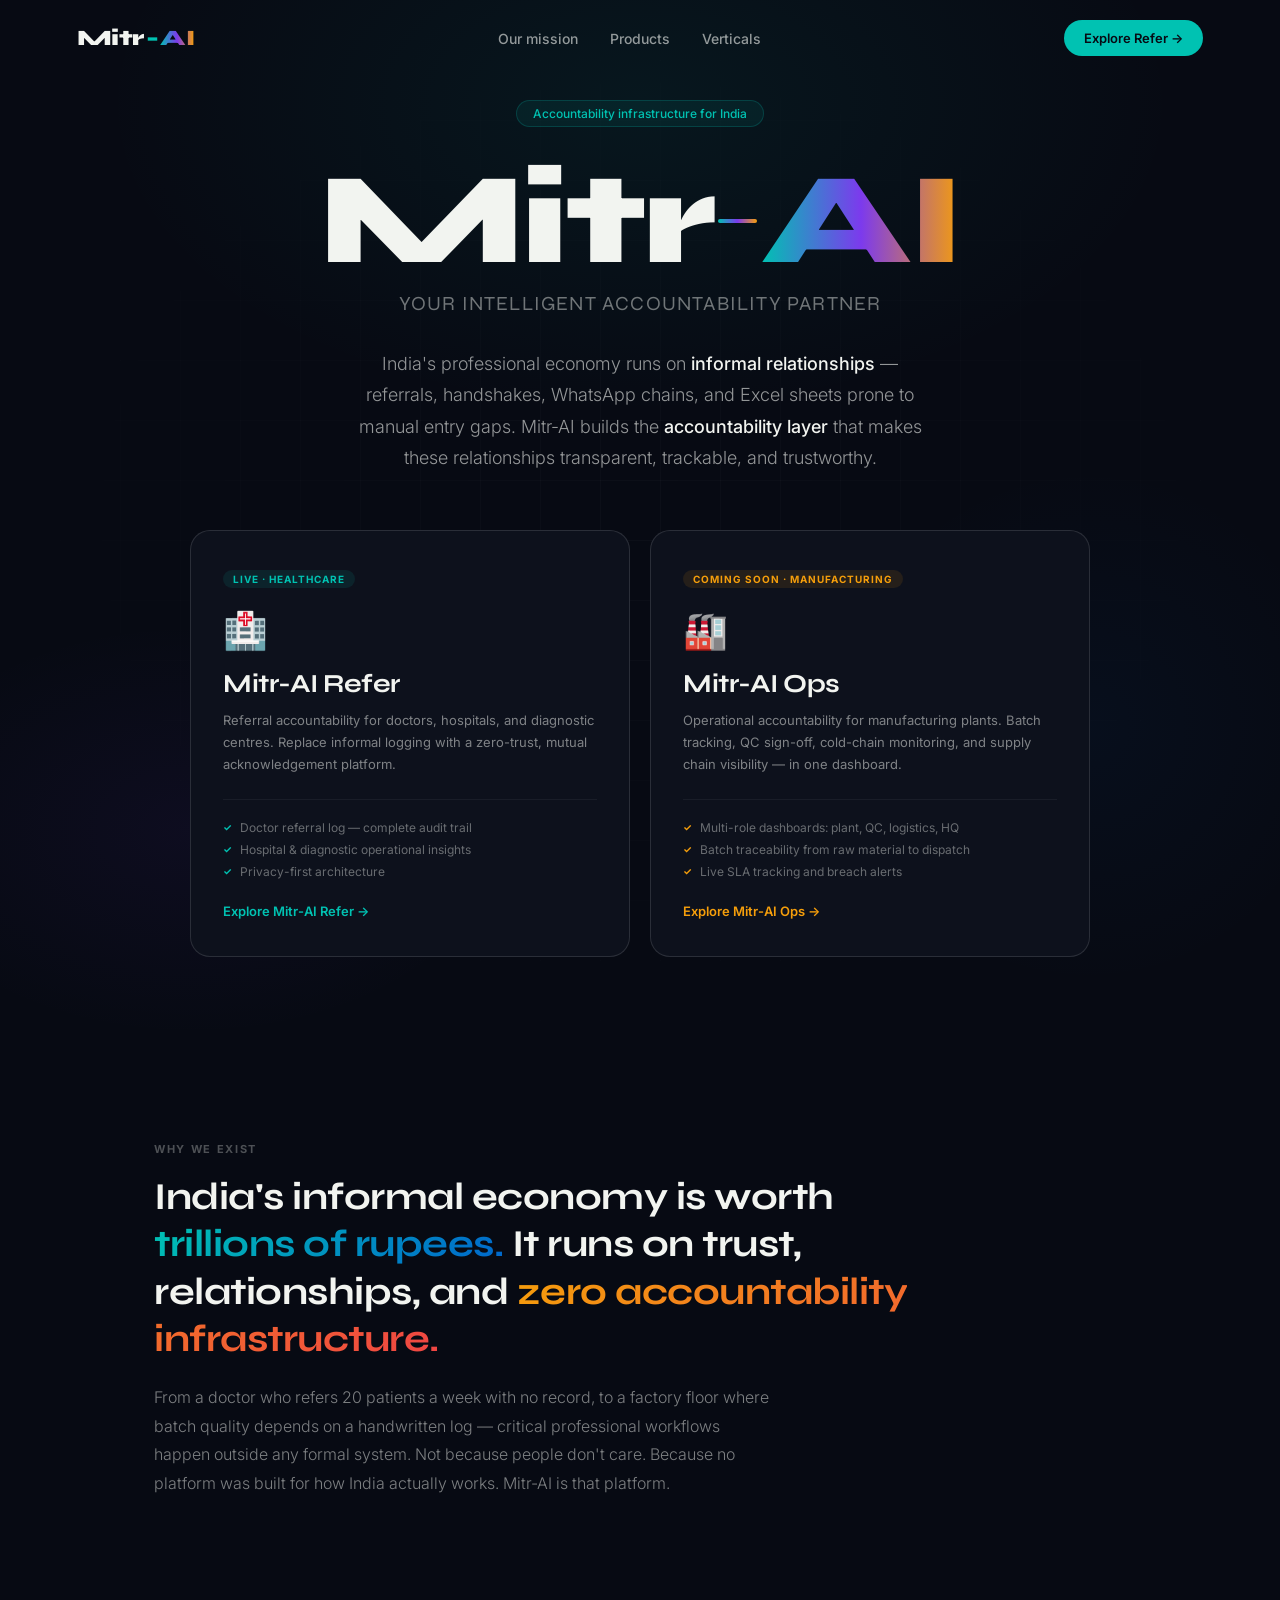
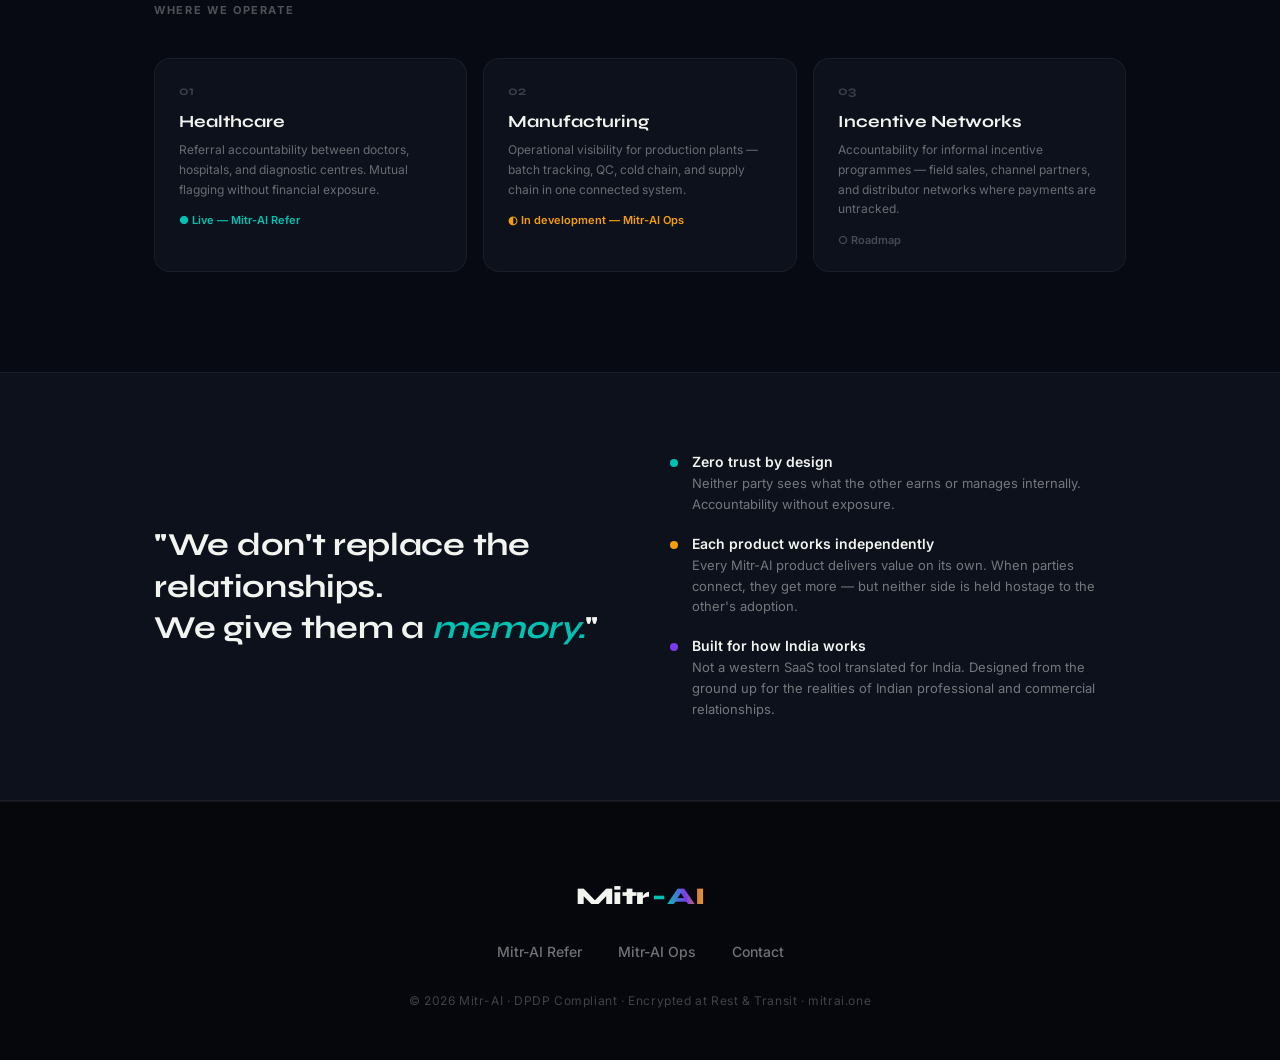
<file: index.html>
<!DOCTYPE html>
<html lang="en">

<head>
  <meta charset="UTF-8">
  <meta name="viewport" content="width=device-width, initial-scale=1.0">
  <title>Mitr-AI — Accountability Infrastructure for India</title>
  <meta name="description"
    content="Mitr-AI builds the intelligent accountability layer and trust infrastructure for India's professional economy — healthcare, manufacturing, and more.">
  <link rel="stylesheet" href="shared.css">
  <style>
    body {
      background: var(--navy);
      color: var(--warm-white);
    }

    /* HERO */
    .hero {
      min-height: 100vh;
      display: flex;
      flex-direction: column;
      align-items: center;
      justify-content: center;
      text-align: center;
      padding: 100px 5% 80px;
      position: relative;
      overflow: hidden;
    }

    .hero-bg {
      position: absolute;
      inset: 0;
      pointer-events: none;
      background:
        radial-gradient(ellipse 70% 50% at 50% 10%, rgba(0, 194, 178, 0.07) 0%, transparent 60%),
        radial-gradient(ellipse 50% 40% at 15% 80%, rgba(124, 58, 237, 0.06) 0%, transparent 50%),
        radial-gradient(ellipse 40% 50% at 85% 70%, rgba(0, 102, 204, 0.05) 0%, transparent 50%);
    }

    /* Subtle grid */
    .hero-bg::after {
      content: '';
      position: absolute;
      inset: 0;
      background-image: linear-gradient(rgba(255, 255, 255, 0.025) 1px, transparent 1px),
        linear-gradient(90deg, rgba(255, 255, 255, 0.025) 1px, transparent 1px);
      background-size: 60px 60px;
      mask-image: radial-gradient(ellipse 80% 80% at 50% 50%, black 0%, transparent 70%);
    }

    .hero-kicker {
      background: rgba(0, 194, 178, 0.08);
      border: 1px solid rgba(0, 194, 178, 0.2);
      border-radius: 99px;
      padding: 5px 16px;
      font-size: 12px;
      font-weight: 500;
      color: var(--teal);
      margin-bottom: 32px;
      display: inline-block;
    }

    .hero-wordmark {
      font-family: 'Syne', sans-serif;
      font-size: clamp(64px, 12vw, 130px);
      font-weight: 800;
      line-height: 0.95;
      letter-spacing: -3px;
      margin-bottom: 8px;
      position: relative;
      display: block;
    }

    .wm-mitr {
      color: var(--warm-white);
    }

    .wm-sep {
      display: inline-block;
      width: clamp(20px, 3vw, 44px);
      height: 4px;
      background: var(--grad-full);
      border-radius: 2px;
      margin: 0 4px clamp(8px, 1.5vw, 18px);
      vertical-align: middle;
      animation: sepgrow 2.5s ease-in-out infinite alternate;
    }

    @keyframes sepgrow {
      from {
        width: clamp(20px, 3vw, 44px);
        opacity: 0.8
      }

      to {
        width: clamp(28px, 4vw, 56px);
        opacity: 1
      }
    }

    .wm-ai {
      background: var(--grad-full);
      -webkit-background-clip: text;
      -webkit-text-fill-color: transparent;
      background-clip: text;
    }

    .hero-tagline {
      font-family: 'Syne', sans-serif;
      font-size: clamp(15px, 2vw, 20px);
      font-weight: 400;
      color: rgba(242, 244, 240, 0.45);
      letter-spacing: 0.06em;
      text-transform: uppercase;
      margin-bottom: 32px;
      display: block;
    }

    .hero-desc {
      font-size: clamp(15px, 2vw, 18px);
      font-weight: 300;
      color: rgba(242, 244, 240, 0.6);
      max-width: 580px;
      line-height: 1.75;
      margin: 0 auto 56px;
    }

    .hero-desc strong {
      color: var(--warm-white);
      font-weight: 500;
    }

    /* PRODUCT CARDS */
    .product-grid {
      display: grid;
      grid-template-columns: 1fr 1fr;
      gap: 20px;
      max-width: 900px;
      width: 100%;
      margin: 0 auto;
    }

    .product-card {
      border-radius: 20px;
      padding: 36px 32px;
      border: 1px solid var(--border-mid);
      background: var(--navy-2);
      text-align: left;
      text-decoration: none;
      position: relative;
      overflow: hidden;
      transition: transform 0.3s cubic-bezier(.22, 1, .36, 1), border-color 0.3s;
      display: block;
    }

    .product-card::before {
      content: '';
      position: absolute;
      inset: 0;
      opacity: 0;
      transition: opacity 0.3s;
    }

    .pc-refer::before {
      background: radial-gradient(ellipse 80% 60% at 50% 0%, rgba(0, 194, 178, 0.08) 0%, transparent 70%);
    }

    .pc-ops::before {
      background: radial-gradient(ellipse 80% 60% at 50% 0%, rgba(245, 158, 11, 0.08) 0%, transparent 70%);
    }

    .product-card:hover {
      transform: translateY(-4px);
    }

    .pc-refer:hover {
      border-color: rgba(0, 194, 178, 0.35);
    }

    .pc-ops:hover {
      border-color: rgba(245, 158, 11, 0.35);
    }

    .product-card:hover::before {
      opacity: 1;
    }

    .pc-tag {
      font-size: 10px;
      font-weight: 700;
      text-transform: uppercase;
      letter-spacing: 0.1em;
      padding: 3px 10px;
      border-radius: 99px;
      margin-bottom: 20px;
      display: inline-block;
    }

    .pc-refer .pc-tag {
      background: var(--teal-dim);
      color: var(--teal);
    }

    .pc-ops .pc-tag {
      background: var(--amber-dim);
      color: var(--amber);
    }

    .pc-icon {
      font-size: 36px;
      margin-bottom: 16px;
      display: block;
    }

    .pc-name {
      font-family: 'Syne', sans-serif;
      font-size: 26px;
      font-weight: 700;
      margin-bottom: 10px;
      letter-spacing: -0.5px;
    }

    .pc-refer .pc-name {
      color: var(--warm-white);
    }

    .pc-ops .pc-name {
      color: var(--warm-white);
    }

    .pc-desc {
      font-size: 13px;
      color: rgba(242, 244, 240, 0.5);
      line-height: 1.7;
      margin-bottom: 24px;
    }

    .pc-cta {
      display: inline-flex;
      align-items: center;
      gap: 8px;
      font-size: 13px;
      font-weight: 600;
      transition: gap 0.2s;
    }

    .pc-refer .pc-cta {
      color: var(--teal);
    }

    .pc-ops .pc-cta {
      color: var(--amber);
    }

    .product-card:hover .pc-cta {
      gap: 12px;
    }

    .pc-features {
      margin-top: 20px;
      padding-top: 20px;
      border-top: 1px solid var(--border-dark);
      display: flex;
      flex-direction: column;
      gap: 7px;
    }

    .pc-feat {
      font-size: 12px;
      color: rgba(242, 244, 240, 0.4);
      display: flex;
      align-items: center;
      gap: 8px;
    }

    .pc-feat::before {
      content: '✓';
      font-weight: 700;
      font-size: 10px;
    }

    .pc-refer .pc-feat::before {
      color: var(--teal);
    }

    .pc-ops .pc-feat::before {
      color: var(--amber);
    }

    /* MISSION */
    .mission-section {
      padding: 100px 5%;
      max-width: 1100px;
      margin: 0 auto;
    }

    .mission-text {
      font-family: 'Syne', sans-serif;
      font-size: clamp(22px, 3.5vw, 38px);
      font-weight: 700;
      line-height: 1.25;
      letter-spacing: -0.5px;
      color: var(--warm-white);
      max-width: 780px;
    }

    .mission-text .hl-teal {
      background: var(--grad-teal);
      -webkit-background-clip: text;
      -webkit-text-fill-color: transparent;
      background-clip: text;
    }

    .mission-text .hl-amber {
      background: var(--grad-amber);
      -webkit-background-clip: text;
      -webkit-text-fill-color: transparent;
      background-clip: text;
    }

    .mission-body {
      font-size: 16px;
      color: rgba(242, 244, 240, 0.5);
      line-height: 1.8;
      max-width: 620px;
      margin-top: 20px;
      font-weight: 300;
    }

    /* VERTICALS */
    .verticals {
      padding: 0 5% 100px;
      max-width: 1100px;
      margin: 0 auto;
    }

    .vertical-row {
      display: grid;
      grid-template-columns: repeat(3, 1fr);
      gap: 16px;
      margin-top: 40px;
    }

    .vert-card {
      background: var(--navy-2);
      border: 1px solid var(--border-dark);
      border-radius: 16px;
      padding: 24px;
      transition: border-color 0.3s;
    }

    .vert-card:hover {
      border-color: var(--border-mid);
    }

    .vert-num {
      font-family: 'Syne', sans-serif;
      font-size: 13px;
      font-weight: 700;
      color: rgba(242, 244, 240, 0.2);
      margin-bottom: 12px;
    }

    .vert-name {
      font-family: 'Syne', sans-serif;
      font-size: 17px;
      font-weight: 700;
      color: var(--warm-white);
      margin-bottom: 8px;
    }

    .vert-desc {
      font-size: 12px;
      color: rgba(242, 244, 240, 0.4);
      line-height: 1.65;
    }

    .vert-status {
      margin-top: 14px;
      font-size: 11px;
      font-weight: 600;
    }

    .vs-live {
      color: var(--teal);
    }

    .vs-next {
      color: var(--amber);
    }

    .vs-future {
      color: rgba(242, 244, 240, 0.25);
    }

    /* PHILOSOPHY */
    .philosophy {
      background: var(--navy-2);
      border-top: 1px solid var(--border-dark);
      border-bottom: 1px solid var(--border-dark);
    }

    .phil-inner {
      max-width: 1100px;
      margin: 0 auto;
      padding: 80px 5%;
      display: grid;
      grid-template-columns: 1fr 1fr;
      gap: 60px;
      align-items: center;
    }

    .phil-quote {
      font-family: 'Syne', sans-serif;
      font-size: clamp(20px, 3vw, 32px);
      font-weight: 700;
      line-height: 1.3;
      color: var(--warm-white);
      letter-spacing: -0.3px;
    }

    .phil-quote em {
      font-style: italic;
      color: var(--teal);
    }

    .phil-points {
      display: flex;
      flex-direction: column;
      gap: 20px;
    }

    .phil-point {
      display: flex;
      gap: 14px;
    }

    .phil-dot {
      width: 8px;
      height: 8px;
      border-radius: 50%;
      background: var(--teal);
      flex-shrink: 0;
      margin-top: 6px;
    }

    .phil-point-title {
      font-size: 14px;
      font-weight: 600;
      color: var(--warm-white);
      margin-bottom: 3px;
    }

    .phil-point-desc {
      font-size: 13px;
      color: rgba(242, 244, 240, 0.45);
      line-height: 1.6;
    }

    @media (max-width: 768px) {
      .product-grid {
        grid-template-columns: 1fr;
      }

      .vertical-row {
        grid-template-columns: 1fr;
      }

      .phil-inner {
        grid-template-columns: 1fr;
        gap: 40px;
      }
    }
  </style>
</head>

<body>

  <nav class="m-nav" id="nav">
    <a class="nav-logo" href="index.html">Mitr<span class="logo-sep">-</span><span class="logo-ai">AI</span></a>
    <ul class="nav-links">
      <li><a href="#mission">Our mission</a></li>
      <li><a href="#products">Products</a></li>
      <li><a href="#verticals">Verticals</a></li>
    </ul>
    <a class="nav-pill" href="refer.html">Explore Refer →</a>
  </nav>

  <!-- HERO -->
  <section class="hero">
    <div class="hero-bg"></div>
    <div class="hero-kicker reveal">Accountability infrastructure for India</div>
    <h1 class="reveal d1">
      <span class="hero-wordmark">
        <span class="wm-mitr">Mitr</span><span class="wm-sep"></span><span class="wm-ai">AI</span>
      </span>
      <span class="hero-tagline">Your intelligent accountability partner</span>
    </h1>
    <p class="hero-desc reveal d2">
      India's professional economy runs on <strong>informal relationships</strong> — referrals, handshakes, WhatsApp
      chains, and Excel sheets prone to manual entry gaps. Mitr-AI builds the <strong>accountability layer</strong> that
      makes these relationships transparent, trackable, and trustworthy.
    </p>

    <div id="products" class="product-grid reveal d3">
      <a class="product-card pc-refer" href="refer.html">
        <span class="pc-tag">Live · Healthcare</span>
        <span class="pc-icon">🏥</span>
        <div class="pc-name">Mitr-AI Refer</div>
        <div class="pc-desc">Referral accountability for doctors, hospitals, and diagnostic centres. Replace informal
          logging with a zero-trust, mutual acknowledgement platform.</div>
        <div class="pc-features">
          <div class="pc-feat">Doctor referral log — complete audit trail</div>
          <div class="pc-feat">Hospital & diagnostic operational insights</div>
          <div class="pc-feat">Privacy-first architecture</div>
        </div>
        <div class="pc-cta" style="margin-top:24px">Explore Mitr-AI Refer →</div>
      </a>

      <a class="product-card pc-ops" href="ops.html">
        <span class="pc-tag">Coming Soon · Manufacturing</span>
        <span class="pc-icon">🏭</span>
        <div class="pc-name">Mitr-AI Ops</div>
        <div class="pc-desc">Operational accountability for manufacturing plants. Batch tracking, QC sign-off,
          cold-chain monitoring, and supply chain visibility — in one dashboard.</div>
        <div class="pc-features">
          <div class="pc-feat">Multi-role dashboards: plant, QC, logistics, HQ</div>
          <div class="pc-feat">Batch traceability from raw material to dispatch</div>
          <div class="pc-feat">Live SLA tracking and breach alerts</div>
        </div>
        <div class="pc-cta" style="margin-top:24px">Explore Mitr-AI Ops →</div>
      </a>
    </div>
  </section>

  <!-- MISSION -->
  <section class="mission-section" id="mission">
    <div class="eyebrow reveal" style="color:rgba(242,244,240,0.3)">Why we exist</div>
    <div class="mission-text reveal d1" style="margin-top:16px">
      India's informal economy is worth <span class="hl-teal">trillions of rupees.</span> It runs on trust,
      relationships, and <span class="hl-amber">zero accountability infrastructure.</span>
    </div>
    <p class="mission-body reveal d2">
      From a doctor who refers 20 patients a week with no record, to a factory floor where batch quality depends on a
      handwritten log — critical professional workflows happen outside any formal system. Not because people don't care.
      Because no platform was built for how India actually works. Mitr-AI is that platform.
    </p>
  </section>

  <!-- VERTICALS -->
  <section class="verticals" id="verticals">
    <div class="eyebrow reveal" style="color:rgba(242,244,240,0.3)">Where we operate</div>
    <div class="vertical-row">
      <div class="vert-card reveal">
        <div class="vert-num">01</div>
        <div class="vert-name">Healthcare</div>
        <div class="vert-desc">Referral accountability between doctors, hospitals, and diagnostic centres. Mutual
          flagging without financial exposure.</div>
        <div class="vert-status vs-live">● Live — Mitr-AI Refer</div>
      </div>
      <div class="vert-card reveal d1">
        <div class="vert-num">02</div>
        <div class="vert-name">Manufacturing</div>
        <div class="vert-desc">Operational visibility for production plants — batch tracking, QC, cold chain, and supply
          chain in one connected system.</div>
        <div class="vert-status vs-next">◐ In development — Mitr-AI Ops</div>
      </div>
      <div class="vert-card reveal d2">
        <div class="vert-num">03</div>
        <div class="vert-name">Incentive Networks</div>
        <div class="vert-desc">Accountability for informal incentive programmes — field sales, channel partners, and
          distributor networks where payments are untracked.</div>
        <div class="vert-status vs-future">○ Roadmap</div>
      </div>
    </div>
  </section>

  <!-- PHILOSOPHY -->
  <div class="philosophy" id="philosophy">
    <div class="phil-inner">
      <div class="phil-quote reveal">
        "We don't replace the relationships.<br>We give them a <em>memory.</em>"
      </div>
      <div class="phil-points">
        <div class="phil-point reveal">
          <div class="phil-dot"></div>
          <div>
            <div class="phil-point-title">Zero trust by design</div>
            <div class="phil-point-desc">Neither party sees what the other earns or manages internally. Accountability
              without exposure.</div>
          </div>
        </div>
        <div class="phil-point reveal d1">
          <div class="phil-dot" style="background:var(--amber)"></div>
          <div>
            <div class="phil-point-title">Each product works independently</div>
            <div class="phil-point-desc">Every Mitr-AI product delivers value on its own. When parties connect, they get
              more — but neither side is held hostage to the other's adoption.</div>
          </div>
        </div>
        <div class="phil-point reveal d2">
          <div class="phil-dot" style="background:var(--violet)"></div>
          <div>
            <div class="phil-point-title">Built for how India works</div>
            <div class="phil-point-desc">Not a western SaaS tool translated for India. Designed from the ground up for
              the realities of Indian professional and commercial relationships.</div>
          </div>
        </div>
      </div>
    </div>
  </div>

  <footer class="m-footer">
    <a class="footer-logo" href="index.html">Mitr<span class="logo-sep">-</span><span class="logo-ai">AI</span></a>
    <div class="footer-links">
      <a href="refer.html">Mitr-AI Refer</a>
      <a href="ops.html">Mitr-AI Ops</a>
      <a href="#">Contact</a>
    </div>
    <div class="footer-note">© 2026 Mitr-AI · DPDP Compliant · Encrypted at Rest & Transit · mitrai.one</div>
  </footer>

  <script>
    const nav = document.getElementById('nav');
    window.addEventListener('scroll', () => nav.classList.toggle('scrolled', window.scrollY > 40));
    const io = new IntersectionObserver(e => e.forEach(x => x.isIntersecting && x.target.classList.add('visible')), { threshold: 0.1, rootMargin: '0px 0px -40px 0px' });
    document.querySelectorAll('.reveal').forEach(el => io.observe(el));
  </script>
</body>

</html>
</file>
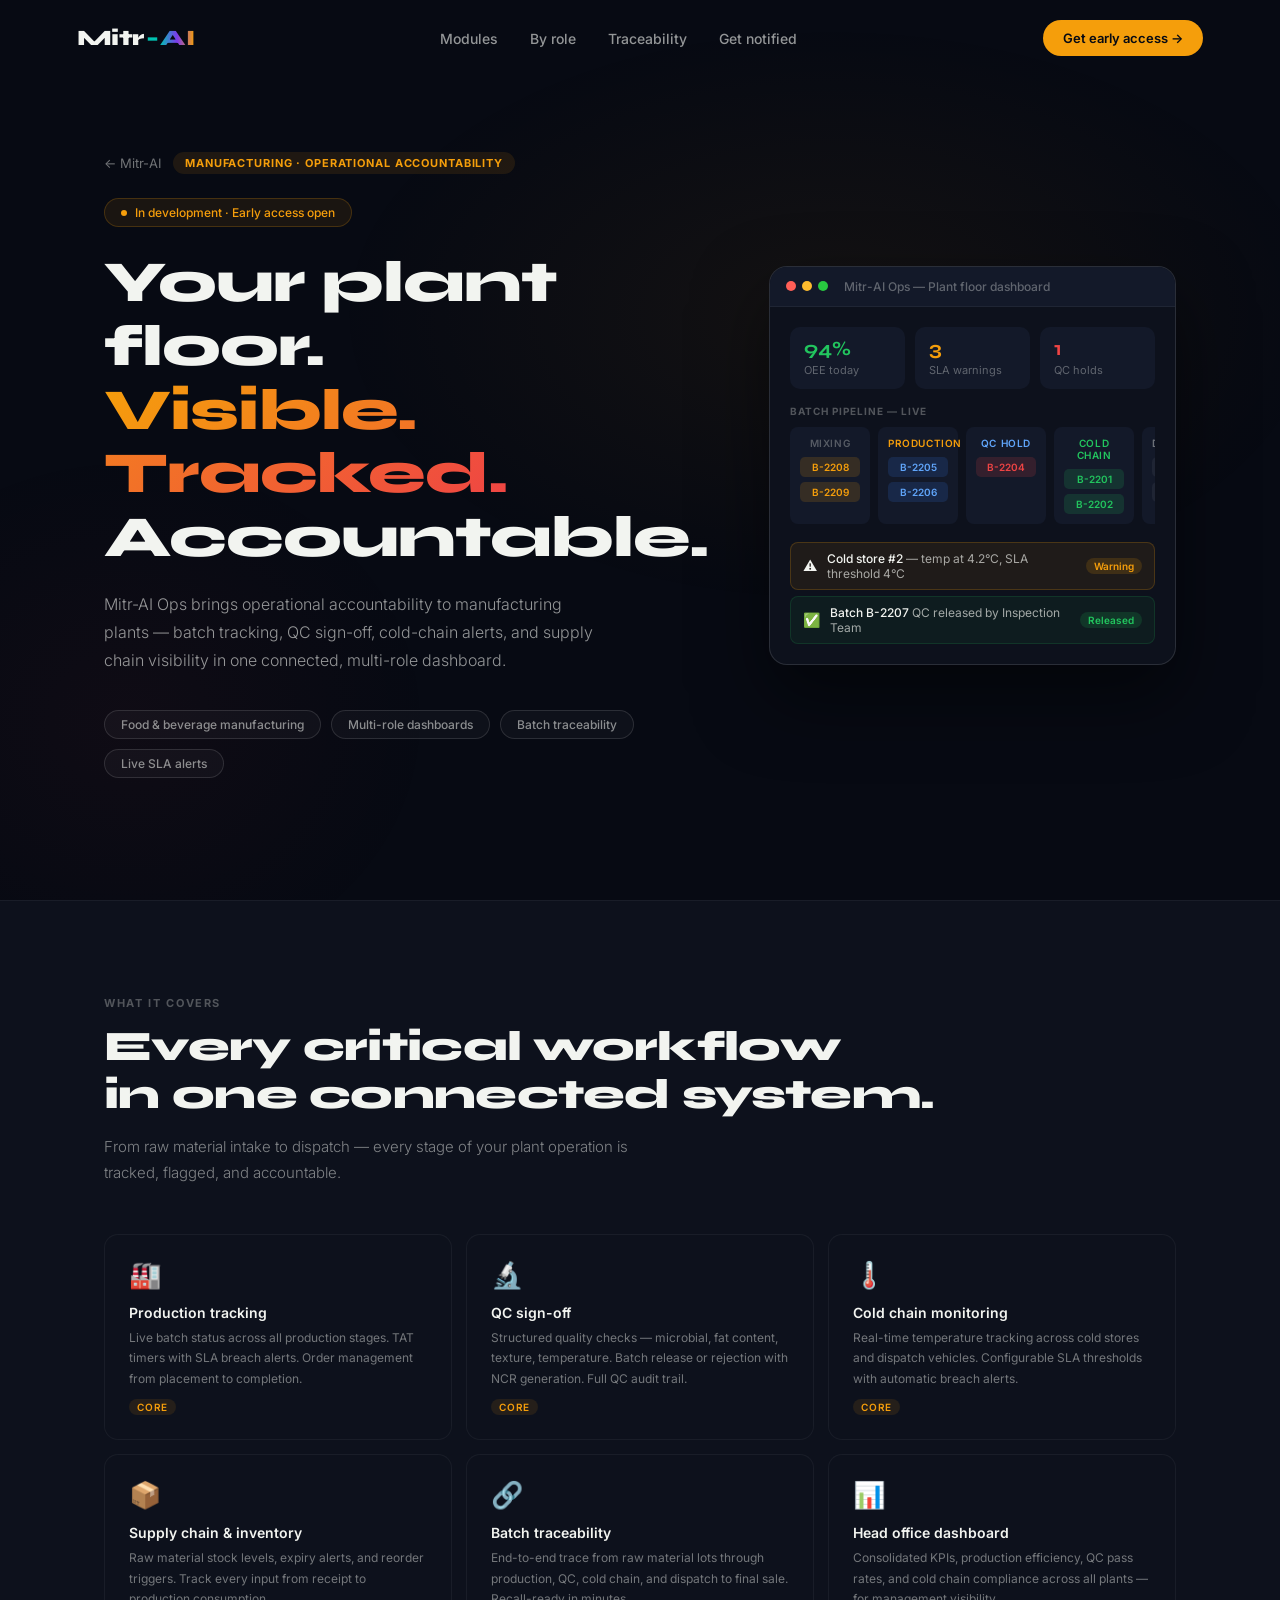
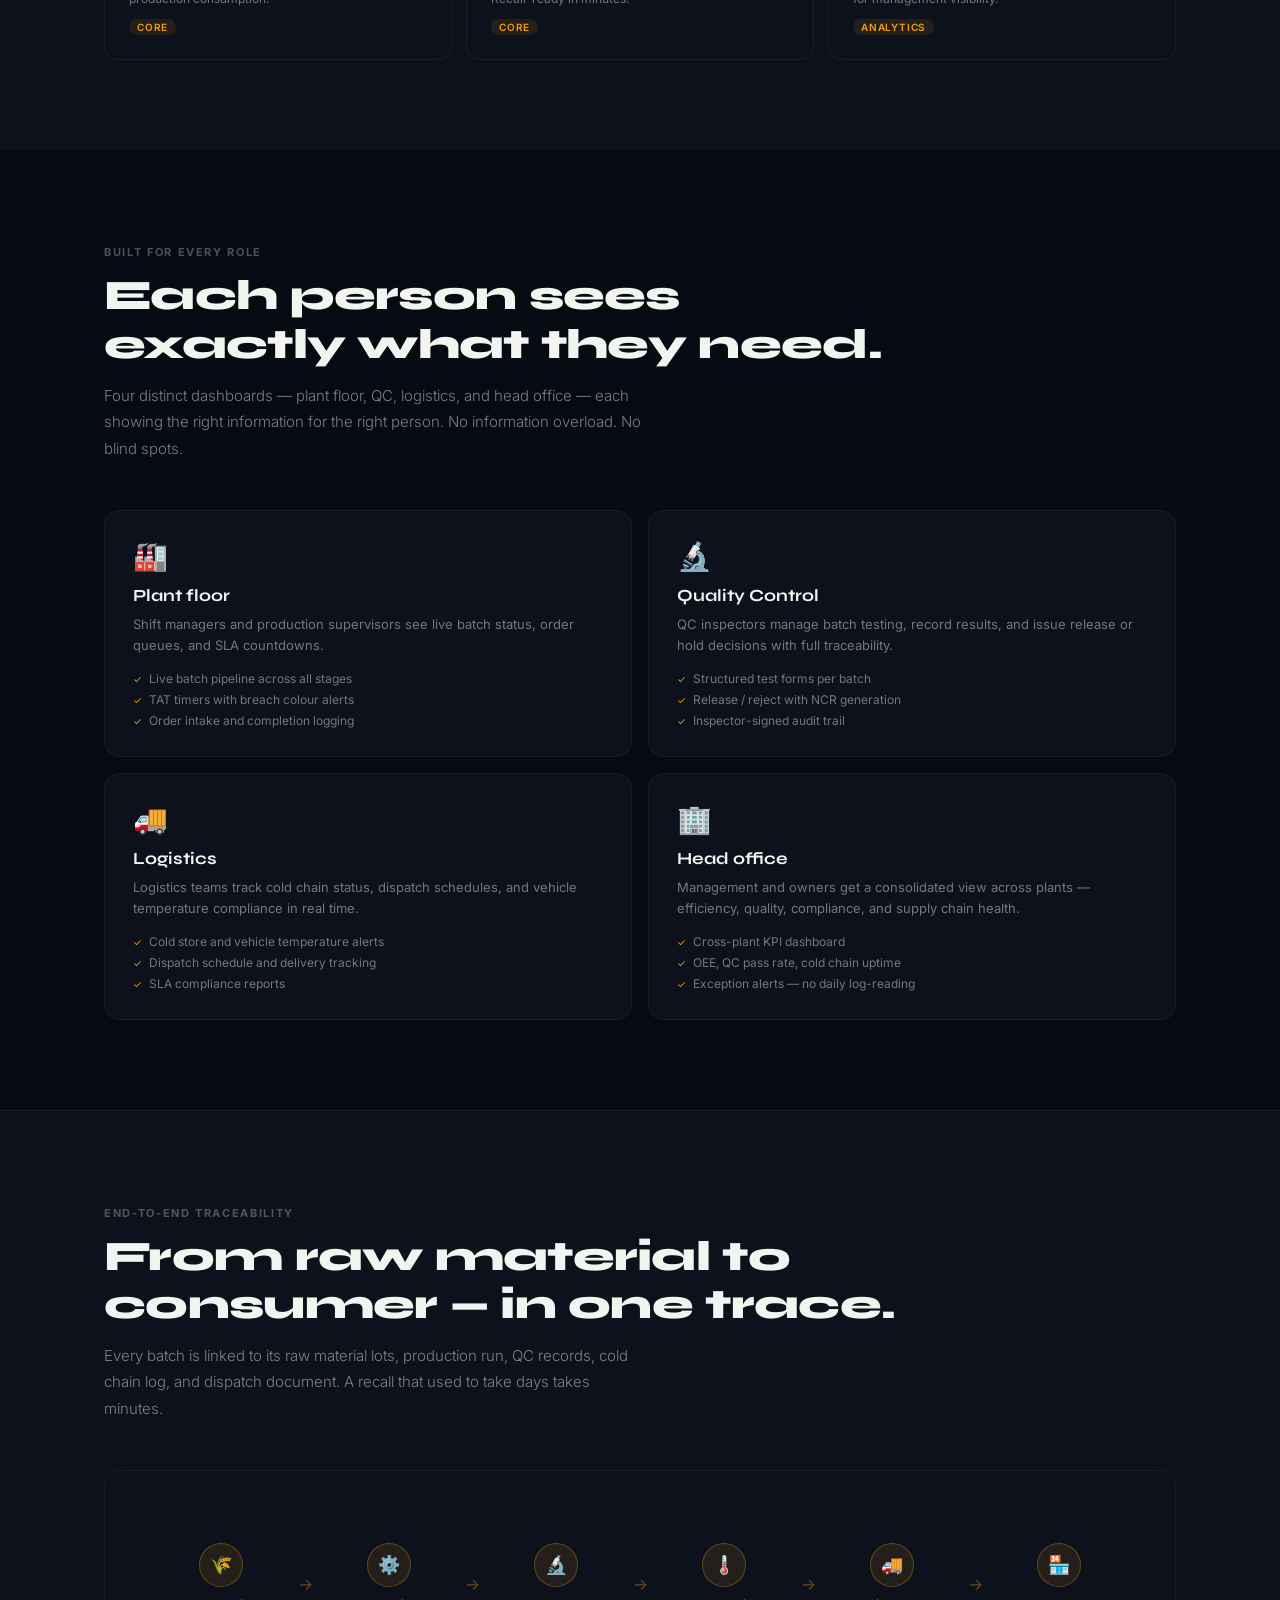
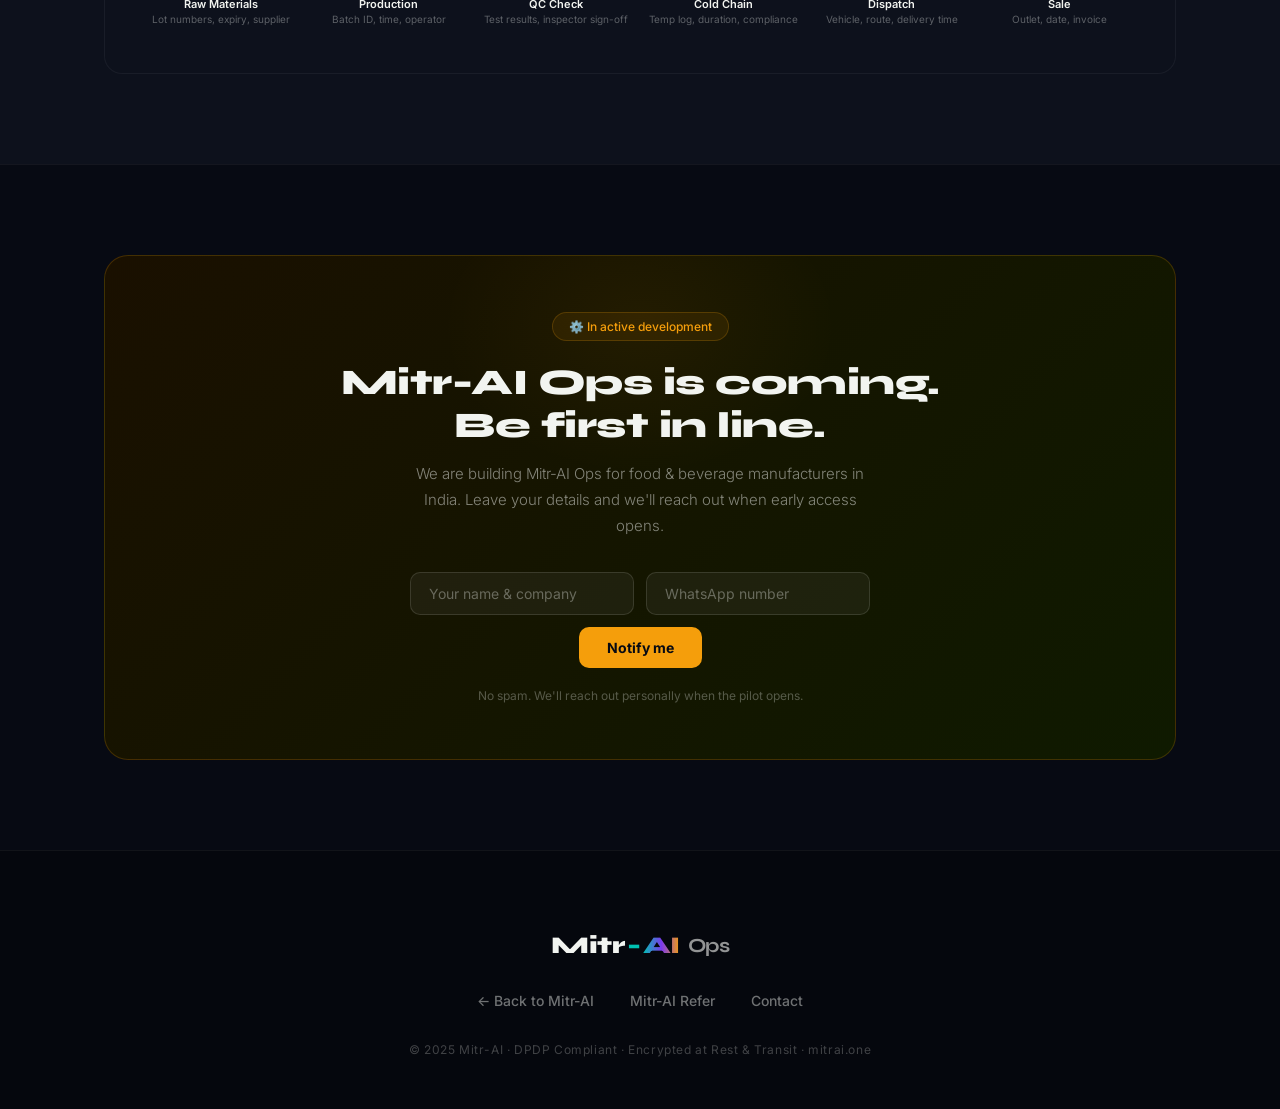
<file: ops.html>
<!DOCTYPE html>
<html lang="en">
<head>
<meta charset="UTF-8">
<meta name="viewport" content="width=device-width, initial-scale=1.0">
<title>Mitr-AI Ops — Manufacturing Accountability Platform</title>
<meta name="description" content="Mitr-AI Ops brings operational accountability to manufacturing plants. Batch tracking, QC sign-off, and supply chain visibility.">
<link rel="stylesheet" href="shared.css">
<style>
body { background: var(--navy); color: var(--warm-white); }

/* HERO */
.ops-hero {
  min-height: 100vh; padding: 110px 5% 80px;
  display: grid; grid-template-columns: 1fr 1fr;
  gap: 60px; align-items: center;
  max-width: 1200px; margin: 0 auto; position: relative;
}
.hero-ambient { position:fixed;inset:0;pointer-events:none;z-index:0;
  background: radial-gradient(ellipse 60% 50% at 65% 35%, rgba(245,158,11,0.06) 0%, transparent 65%),
              radial-gradient(ellipse 40% 50% at 10% 80%, rgba(239,68,68,0.04) 0%, transparent 60%);
}
.ops-hero > * { position:relative;z-index:1; }

.product-tag { background:var(--amber-dim);color:var(--amber); }

.ops-h1 { font-family:'Syne',sans-serif;font-size:clamp(34px,5vw,58px);font-weight:800;line-height:1.1;letter-spacing:-1px;margin-bottom:20px; }
.ops-h1 .grad { background:var(--grad-amber);-webkit-background-clip:text;-webkit-text-fill-color:transparent;background-clip:text; }
.ops-sub { font-size:16px;font-weight:300;color:rgba(242,244,240,0.6);line-height:1.75;max-width:500px;margin-bottom:36px; }
.coming-badge { background:rgba(245,158,11,0.08);border:1px solid rgba(245,158,11,0.2);color:var(--amber);margin-bottom:24px; }

/* PLANT VISUAL */
.plant-visual {
  background: var(--navy-2);
  border: 1px solid var(--border-mid);
  border-radius: 18px;
  box-shadow: 0 32px 72px rgba(0,0,0,0.5);
  overflow: hidden;
}
.pv-titlebar { background:var(--navy-3);padding:12px 16px;display:flex;align-items:center;gap:8px;border-bottom:1px solid var(--border-dark); }
.pv-dots { display:flex;gap:6px; }
.pv-dot { width:10px;height:10px;border-radius:50%; }
.pv-title { font-size:12px;color:rgba(242,244,240,0.35);margin-left:8px;font-weight:500; }
.pv-body { padding:20px; }

/* KPI row */
.kpi-row { display:grid;grid-template-columns:repeat(3,1fr);gap:10px;margin-bottom:16px; }
.kpi-item { background:var(--navy-3);border-radius:10px;padding:12px 14px; }
.kpi-val { font-family:'Syne',sans-serif;font-size:20px;font-weight:700;line-height:1; }
.kv-green { color:#22C55E; }
.kv-amber { color:var(--amber); }
.kv-red { color:#EF4444; }
.kpi-label { font-size:11px;color:rgba(242,244,240,0.35);margin-top:4px; }

/* Batch pipeline */
.pipeline-label { font-size:10px;font-weight:700;text-transform:uppercase;letter-spacing:0.1em;color:rgba(242,244,240,0.3);margin-bottom:10px; }
.pipeline { display:flex;gap:8px;overflow-x:auto;padding-bottom:4px; }
.pipeline-stage { flex:1;min-width:80px;background:var(--navy-3);border-radius:8px;padding:10px;text-align:center; }
.ps-label { font-size:10px;font-weight:600;text-transform:uppercase;letter-spacing:0.06em;margin-bottom:8px; }
.ps-mix { color:rgba(242,244,240,0.3); }
.ps-prod { color:var(--amber); }
.ps-qc { color:#60A5FA; }
.ps-cold { color:#22C55E; }
.ps-disp { color:rgba(242,244,240,0.4); }
.batch-pill {
  display:block;font-size:10px;font-weight:600;padding:4px 6px;border-radius:5px;margin-bottom:5px;
  opacity:0;animation:batchIn 0.3s ease forwards;
}
.batch-pill:last-child{margin-bottom:0}
.bp-amber{background:rgba(245,158,11,0.15);color:var(--amber);}
.bp-blue{background:rgba(59,130,246,0.15);color:#60A5FA;}
.bp-green{background:rgba(34,197,94,0.15);color:#22C55E;}
.bp-red{background:rgba(239,68,68,0.15);color:#EF4444;}
.bp-gray{background:rgba(255,255,255,0.05);color:rgba(242,244,240,0.35);}
.batch-pill:nth-child(1){animation-delay:.4s}
.batch-pill:nth-child(2){animation-delay:.7s}
@keyframes batchIn{from{opacity:0;transform:scale(0.9)}to{opacity:1;transform:scale(1)}}

/* Alerts */
.alert-strip { margin-top:14px;display:flex;flex-direction:column;gap:6px; }
.alert-item { display:flex;align-items:center;gap:10px;padding:8px 12px;border-radius:8px;font-size:12px;
  opacity:0;animation:slideIn 0.35s ease forwards; }
.alert-item:nth-child(1){animation-delay:.8s}
.alert-item:nth-child(2){animation-delay:1.1s}
.ai-warn{background:rgba(245,158,11,0.08);border:1px solid rgba(245,158,11,0.2);}
.ai-ok{background:rgba(34,197,94,0.06);border:1px solid rgba(34,197,94,0.15);}
.ai-icon{font-size:14px;flex-shrink:0;}
.ai-text{flex:1;color:rgba(242,244,240,0.65);}
.ai-text strong{color:var(--warm-white);font-weight:500;}
.ai-badge{font-size:10px;font-weight:600;padding:2px 8px;border-radius:99px;}
.aib-w{background:rgba(245,158,11,0.15);color:var(--amber);}
.aib-ok{background:rgba(34,197,94,0.15);color:#22C55E;}
@keyframes slideIn{from{opacity:0;transform:translateX(8px)}to{opacity:1;transform:none}}

/* SECTIONS */
.o-section { padding:90px 5%;max-width:1200px;margin:0 auto; }
.o-h2 { font-family:'Syne',sans-serif;font-size:clamp(26px,4vw,42px);font-weight:800;letter-spacing:-0.7px;line-height:1.15;margin-bottom:14px; }
.o-sub { font-size:15px;font-weight:300;color:rgba(242,244,240,0.5);line-height:1.75;max-width:540px;margin-bottom:48px; }

/* MODULES */
.module-grid { display:grid;grid-template-columns:repeat(3,1fr);gap:14px; }
.module-card {
  background:var(--navy-2);border:1px solid var(--border-dark);border-radius:14px;padding:24px;
  transition:border-color 0.25s,transform 0.25s;position:relative;overflow:hidden;
}
.module-card::before { content:'';position:absolute;top:0;left:0;right:0;height:2px;background:var(--grad-amber);opacity:0;transition:opacity 0.25s; }
.module-card:hover { border-color:rgba(245,158,11,0.3);transform:translateY(-2px); }
.module-card:hover::before { opacity:1; }
.mod-icon { font-size:26px;margin-bottom:14px; }
.mod-title { font-size:14px;font-weight:600;color:var(--warm-white);margin-bottom:7px; }
.mod-desc { font-size:12px;color:rgba(242,244,240,0.45);line-height:1.7; }
.mod-tag { display:inline-block;font-size:10px;font-weight:600;text-transform:uppercase;letter-spacing:0.08em;padding:2px 8px;border-radius:99px;margin-top:10px;background:var(--amber-dim);color:var(--amber); }

/* ROLES */
.roles-grid { display:grid;grid-template-columns:repeat(2,1fr);gap:16px; }
.role-card { background:var(--navy-2);border:1px solid var(--border-dark);border-radius:16px;padding:28px;transition:border-color 0.25s; }
.role-card:hover { border-color:var(--border-mid); }
.role-icon { font-size:28px;margin-bottom:12px; }
.role-title { font-family:'Syne',sans-serif;font-size:17px;font-weight:700;color:var(--warm-white);margin-bottom:8px; }
.role-desc { font-size:13px;color:rgba(242,244,240,0.45);line-height:1.65;margin-bottom:14px; }
.role-features { display:flex;flex-direction:column;gap:6px; }
.rf-item { display:flex;align-items:flex-start;gap:7px;font-size:12px;color:rgba(242,244,240,0.45); }
.rf-check { color:var(--amber);font-size:10px;margin-top:2px; }

/* TRACEABILITY */
.trace-visual { background:var(--navy-2);border:1px solid var(--border-dark);border-radius:18px;padding:32px;margin-top:48px; }
.trace-chain { display:flex;align-items:center;gap:0;flex-wrap:wrap;margin-top:24px; }
.trace-node { flex:1;min-width:100px;text-align:center;padding:16px 8px;position:relative; }
.trace-node::after { content:'→';position:absolute;right:-8px;top:50%;transform:translateY(-50%);color:rgba(245,158,11,0.4);font-size:16px; }
.trace-node:last-child::after { display:none; }
.tn-circle { width:44px;height:44px;border-radius:50%;margin:0 auto 10px;display:flex;align-items:center;justify-content:center;font-size:18px;background:var(--amber-dim);border:1px solid rgba(245,158,11,0.3); }
.tn-label { font-size:11px;font-weight:600;color:var(--warm-white); }
.tn-sub { font-size:10px;color:rgba(242,244,240,0.35);margin-top:2px; }

/* NOTIFY SECTION */
.notify-banner { background:linear-gradient(135deg,#1A1000,#0F1A00);border:1px solid rgba(245,158,11,0.2);border-radius:24px;padding:56px;text-align:center;position:relative;overflow:hidden; }
.notify-banner::before { content:'';position:absolute;top:-80px;left:50%;transform:translateX(-50%);width:400px;height:300px;background:radial-gradient(ellipse,rgba(245,158,11,0.06) 0%,transparent 70%); }
.notify-banner > * { position:relative;z-index:1; }
.nb-h { font-family:'Syne',sans-serif;font-size:clamp(22px,3.5vw,36px);font-weight:800;color:var(--warm-white);letter-spacing:-0.5px;margin-bottom:14px; }
.nb-sub { font-size:15px;color:rgba(242,244,240,0.5);line-height:1.75;max-width:480px;margin:0 auto 32px;font-weight:300; }

@media(max-width:860px){
  .ops-hero{grid-template-columns:1fr;padding-top:90px}
  .plant-visual{display:none}
  .module-grid{grid-template-columns:1fr 1fr}
  .roles-grid{grid-template-columns:1fr}
  .trace-chain{flex-direction:column}
  .trace-node::after{content:'↓';right:50%;transform:translateX(50%);top:auto;bottom:-12px}
  .trace-node{padding-bottom:24px}
  .notify-banner{padding:36px 20px}
}
@media(max-width:540px){.module-grid{grid-template-columns:1fr}}
</style>
</head>
<body>
<div class="hero-ambient"></div>

<nav class="m-nav" id="nav">
  <a class="nav-logo" href="index.html">Mitr<span class="logo-sep">-</span><span class="logo-ai">AI</span></a>
  <ul class="nav-links">
    <li><a href="#modules">Modules</a></li>
    <li><a href="#roles">By role</a></li>
    <li><a href="#traceability">Traceability</a></li>
    <li><a href="#notify">Get notified</a></li>
  </ul>
  <a class="nav-pill amber-pill" href="#notify">Get early access →</a>
</nav>

<!-- HERO -->
<div class="ops-hero">
  <div class="hero-content">
    <div class="product-eyebrow reveal">
      <a class="product-back" href="index.html">← Mitr-AI</a>
      <span class="product-tag">Manufacturing · Operational Accountability</span>
    </div>
    <div class="coming-badge reveal"><span style="width:6px;height:6px;border-radius:50%;background:var(--amber);display:inline-block"></span>In development · Early access open</div>
    <h1 class="ops-h1 reveal d1">Your plant floor.<br><span class="grad">Visible. Tracked.</span><br>Accountable.</h1>
    <p class="ops-sub reveal d2">Mitr-AI Ops brings operational accountability to manufacturing plants — batch tracking, QC sign-off, cold-chain alerts, and supply chain visibility in one connected, multi-role dashboard.</p>
    <div class="hero-chips reveal d3">
      <span class="chip">Food & beverage manufacturing</span>
      <span class="chip">Multi-role dashboards</span>
      <span class="chip">Batch traceability</span>
      <span class="chip">Live SLA alerts</span>
    </div>
  </div>

  <!-- PLANT VISUAL -->
  <div class="plant-visual reveal d2">
    <div class="pv-titlebar">
      <div class="pv-dots">
        <div class="pv-dot" style="background:#FF5F57"></div>
        <div class="pv-dot" style="background:#FEBC2E"></div>
        <div class="pv-dot" style="background:#28C840"></div>
      </div>
      <span class="pv-title">Mitr-AI Ops — Plant floor dashboard</span>
    </div>
    <div class="pv-body">
      <div class="kpi-row">
        <div class="kpi-item"><div class="kpi-val kv-green">94%</div><div class="kpi-label">OEE today</div></div>
        <div class="kpi-item"><div class="kpi-val kv-amber">3</div><div class="kpi-label">SLA warnings</div></div>
        <div class="kpi-item"><div class="kpi-val kv-red">1</div><div class="kpi-label">QC holds</div></div>
      </div>

      <div class="pipeline-label">Batch pipeline — live</div>
      <div class="pipeline">
        <div class="pipeline-stage">
          <div class="ps-label ps-mix">Mixing</div>
          <span class="batch-pill bp-amber">B-2208</span>
          <span class="batch-pill bp-amber">B-2209</span>
        </div>
        <div class="pipeline-stage">
          <div class="ps-label ps-prod">Production</div>
          <span class="batch-pill bp-blue">B-2205</span>
          <span class="batch-pill bp-blue">B-2206</span>
        </div>
        <div class="pipeline-stage">
          <div class="ps-label ps-qc">QC Hold</div>
          <span class="batch-pill bp-red">B-2204</span>
        </div>
        <div class="pipeline-stage">
          <div class="ps-label ps-cold">Cold Chain</div>
          <span class="batch-pill bp-green">B-2201</span>
          <span class="batch-pill bp-green">B-2202</span>
        </div>
        <div class="pipeline-stage">
          <div class="ps-label ps-disp">Dispatched</div>
          <span class="batch-pill bp-gray">B-2199</span>
          <span class="batch-pill bp-gray">B-2200</span>
        </div>
      </div>

      <div class="alert-strip">
        <div class="alert-item ai-warn">
          <span class="ai-icon">⚠️</span>
          <span class="ai-text"><strong>Cold store #2</strong> — temp at 4.2°C, SLA threshold 4°C</span>
          <span class="ai-badge aib-w">Warning</span>
        </div>
        <div class="alert-item ai-ok">
          <span class="ai-icon">✅</span>
          <span class="ai-text"><strong>Batch B-2207</strong> QC released by Inspection Team</span>
          <span class="ai-badge aib-ok">Released</span>
        </div>
      </div>
    </div>
  </div>
</div>

<!-- MODULES -->
<section style="background:var(--navy-2);border-top:1px solid var(--border-dark)" id="modules">
  <div class="o-section">
    <div class="eyebrow reveal" style="color:rgba(242,244,240,0.3)">What it covers</div>
    <h2 class="o-h2 reveal d1" style="margin-top:12px">Every critical workflow<br>in one connected system.</h2>
    <p class="o-sub reveal d2">From raw material intake to dispatch — every stage of your plant operation is tracked, flagged, and accountable.</p>
    <div class="module-grid">
      <div class="module-card reveal">
        <div class="mod-icon">🏭</div>
        <div class="mod-title">Production tracking</div>
        <div class="mod-desc">Live batch status across all production stages. TAT timers with SLA breach alerts. Order management from placement to completion.</div>
        <span class="mod-tag">Core</span>
      </div>
      <div class="module-card reveal d1">
        <div class="mod-icon">🔬</div>
        <div class="mod-title">QC sign-off</div>
        <div class="mod-desc">Structured quality checks — microbial, fat content, texture, temperature. Batch release or rejection with NCR generation. Full QC audit trail.</div>
        <span class="mod-tag">Core</span>
      </div>
      <div class="module-card reveal d2">
        <div class="mod-icon">🌡️</div>
        <div class="mod-title">Cold chain monitoring</div>
        <div class="mod-desc">Real-time temperature tracking across cold stores and dispatch vehicles. Configurable SLA thresholds with automatic breach alerts.</div>
        <span class="mod-tag">Core</span>
      </div>
      <div class="module-card reveal">
        <div class="mod-icon">📦</div>
        <div class="mod-title">Supply chain & inventory</div>
        <div class="mod-desc">Raw material stock levels, expiry alerts, and reorder triggers. Track every input from receipt to production consumption.</div>
        <span class="mod-tag">Core</span>
      </div>
      <div class="module-card reveal d1">
        <div class="mod-icon">🔗</div>
        <div class="mod-title">Batch traceability</div>
        <div class="mod-desc">End-to-end trace from raw material lots through production, QC, cold chain, and dispatch to final sale. Recall-ready in minutes.</div>
        <span class="mod-tag">Core</span>
      </div>
      <div class="module-card reveal d2">
        <div class="mod-icon">📊</div>
        <div class="mod-title">Head office dashboard</div>
        <div class="mod-desc">Consolidated KPIs, production efficiency, QC pass rates, and cold chain compliance across all plants — for management visibility.</div>
        <span class="mod-tag">Analytics</span>
      </div>
    </div>
  </div>
</section>

<!-- ROLES -->
<section id="roles">
  <div class="o-section">
    <div class="eyebrow reveal" style="color:rgba(242,244,240,0.3)">Built for every role</div>
    <h2 class="o-h2 reveal d1" style="margin-top:12px">Each person sees<br>exactly what they need.</h2>
    <p class="o-sub reveal d2">Four distinct dashboards — plant floor, QC, logistics, and head office — each showing the right information for the right person. No information overload. No blind spots.</p>
    <div class="roles-grid">
      <div class="role-card reveal">
        <div class="role-icon">🏭</div>
        <div class="role-title">Plant floor</div>
        <div class="role-desc">Shift managers and production supervisors see live batch status, order queues, and SLA countdowns.</div>
        <div class="role-features">
          <div class="rf-item"><span class="rf-check">✓</span>Live batch pipeline across all stages</div>
          <div class="rf-item"><span class="rf-check">✓</span>TAT timers with breach colour alerts</div>
          <div class="rf-item"><span class="rf-check">✓</span>Order intake and completion logging</div>
        </div>
      </div>
      <div class="role-card reveal d1">
        <div class="role-icon">🔬</div>
        <div class="role-title">Quality Control</div>
        <div class="role-desc">QC inspectors manage batch testing, record results, and issue release or hold decisions with full traceability.</div>
        <div class="role-features">
          <div class="rf-item"><span class="rf-check">✓</span>Structured test forms per batch</div>
          <div class="rf-item"><span class="rf-check">✓</span>Release / reject with NCR generation</div>
          <div class="rf-item"><span class="rf-check">✓</span>Inspector-signed audit trail</div>
        </div>
      </div>
      <div class="role-card reveal">
        <div class="role-icon">🚚</div>
        <div class="role-title">Logistics</div>
        <div class="role-desc">Logistics teams track cold chain status, dispatch schedules, and vehicle temperature compliance in real time.</div>
        <div class="role-features">
          <div class="rf-item"><span class="rf-check">✓</span>Cold store and vehicle temperature alerts</div>
          <div class="rf-item"><span class="rf-check">✓</span>Dispatch schedule and delivery tracking</div>
          <div class="rf-item"><span class="rf-check">✓</span>SLA compliance reports</div>
        </div>
      </div>
      <div class="role-card reveal d1">
        <div class="role-icon">🏢</div>
        <div class="role-title">Head office</div>
        <div class="role-desc">Management and owners get a consolidated view across plants — efficiency, quality, compliance, and supply chain health.</div>
        <div class="role-features">
          <div class="rf-item"><span class="rf-check">✓</span>Cross-plant KPI dashboard</div>
          <div class="rf-item"><span class="rf-check">✓</span>OEE, QC pass rate, cold chain uptime</div>
          <div class="rf-item"><span class="rf-check">✓</span>Exception alerts — no daily log-reading</div>
        </div>
      </div>
    </div>
  </div>
</section>

<!-- TRACEABILITY -->
<section style="background:var(--navy-2);border-top:1px solid var(--border-dark)" id="traceability">
  <div class="o-section">
    <div class="eyebrow reveal" style="color:rgba(242,244,240,0.3)">End-to-end traceability</div>
    <h2 class="o-h2 reveal d1" style="margin-top:12px">From raw material to<br>consumer — in one trace.</h2>
    <p class="o-sub reveal d2">Every batch is linked to its raw material lots, production run, QC records, cold chain log, and dispatch document. A recall that used to take days takes minutes.</p>
    <div class="trace-visual reveal">
      <div class="trace-chain">
        <div class="trace-node">
          <div class="tn-circle">🌾</div>
          <div class="tn-label">Raw Materials</div>
          <div class="tn-sub">Lot numbers, expiry, supplier</div>
        </div>
        <div class="trace-node">
          <div class="tn-circle">⚙️</div>
          <div class="tn-label">Production</div>
          <div class="tn-sub">Batch ID, time, operator</div>
        </div>
        <div class="trace-node">
          <div class="tn-circle">🔬</div>
          <div class="tn-label">QC Check</div>
          <div class="tn-sub">Test results, inspector sign-off</div>
        </div>
        <div class="trace-node">
          <div class="tn-circle">🌡️</div>
          <div class="tn-label">Cold Chain</div>
          <div class="tn-sub">Temp log, duration, compliance</div>
        </div>
        <div class="trace-node">
          <div class="tn-circle">🚚</div>
          <div class="tn-label">Dispatch</div>
          <div class="tn-sub">Vehicle, route, delivery time</div>
        </div>
        <div class="trace-node">
          <div class="tn-circle">🏪</div>
          <div class="tn-label">Sale</div>
          <div class="tn-sub">Outlet, date, invoice</div>
        </div>
      </div>
    </div>
  </div>
</section>

<!-- NOTIFY -->
<section id="notify" style="border-top:1px solid var(--border-dark)">
  <div class="o-section">
    <div class="notify-banner reveal">
      <div class="coming-badge" style="margin:0 auto 20px">⚙️ In active development</div>
      <div class="nb-h">Mitr-AI Ops is coming.<br>Be first in line.</div>
      <p class="nb-sub">We are building Mitr-AI Ops for food & beverage manufacturers in India. Leave your details and we'll reach out when early access opens.</p>
      <div class="nb-form">
        <input id="notify-name-company" class="nb-input" type="text" placeholder="Your name & company" />
        <input id="notify-whatsapp" class="nb-input" type="tel" placeholder="WhatsApp number" />
        <button id="notify-submit" class="nb-btn amber-btn" onclick="this.textContent='Noted ✓';this.style.background='#22C55E'">Notify me</button>
      </div>
      <div style="margin-top:20px;font-size:12px;color:rgba(242,244,240,0.3)">No spam. We'll reach out personally when the pilot opens.</div>
    </div>
  </div>
</section>

<footer class="m-footer">
  <a class="footer-logo" href="index.html">Mitr<span class="logo-sep">-</span><span class="logo-ai">AI</span> <span style="margin-left: 8px; font-weight: 700; color: rgba(242,244,240,0.6); font-size: 20px;">Ops</span></a>
  <div class="footer-links">
    <a href="index.html">← Back to Mitr-AI</a>
    <a href="refer.html">Mitr-AI Refer</a>
    <a href="#">Contact</a>
  </div>
  <div class="footer-note">© 2025 Mitr-AI · DPDP Compliant · Encrypted at Rest & Transit · mitrai.one</div>
</footer>

<script>
const nav = document.getElementById('nav');
window.addEventListener('scroll', () => nav.classList.toggle('scrolled', window.scrollY > 40));
const io = new IntersectionObserver(e => e.forEach(x => x.isIntersecting && x.target.classList.add('visible')), { threshold: 0.1, rootMargin: '0px 0px -40px 0px' });
document.querySelectorAll('.reveal').forEach(el => io.observe(el));
</script>
</body>
</html>
</file>
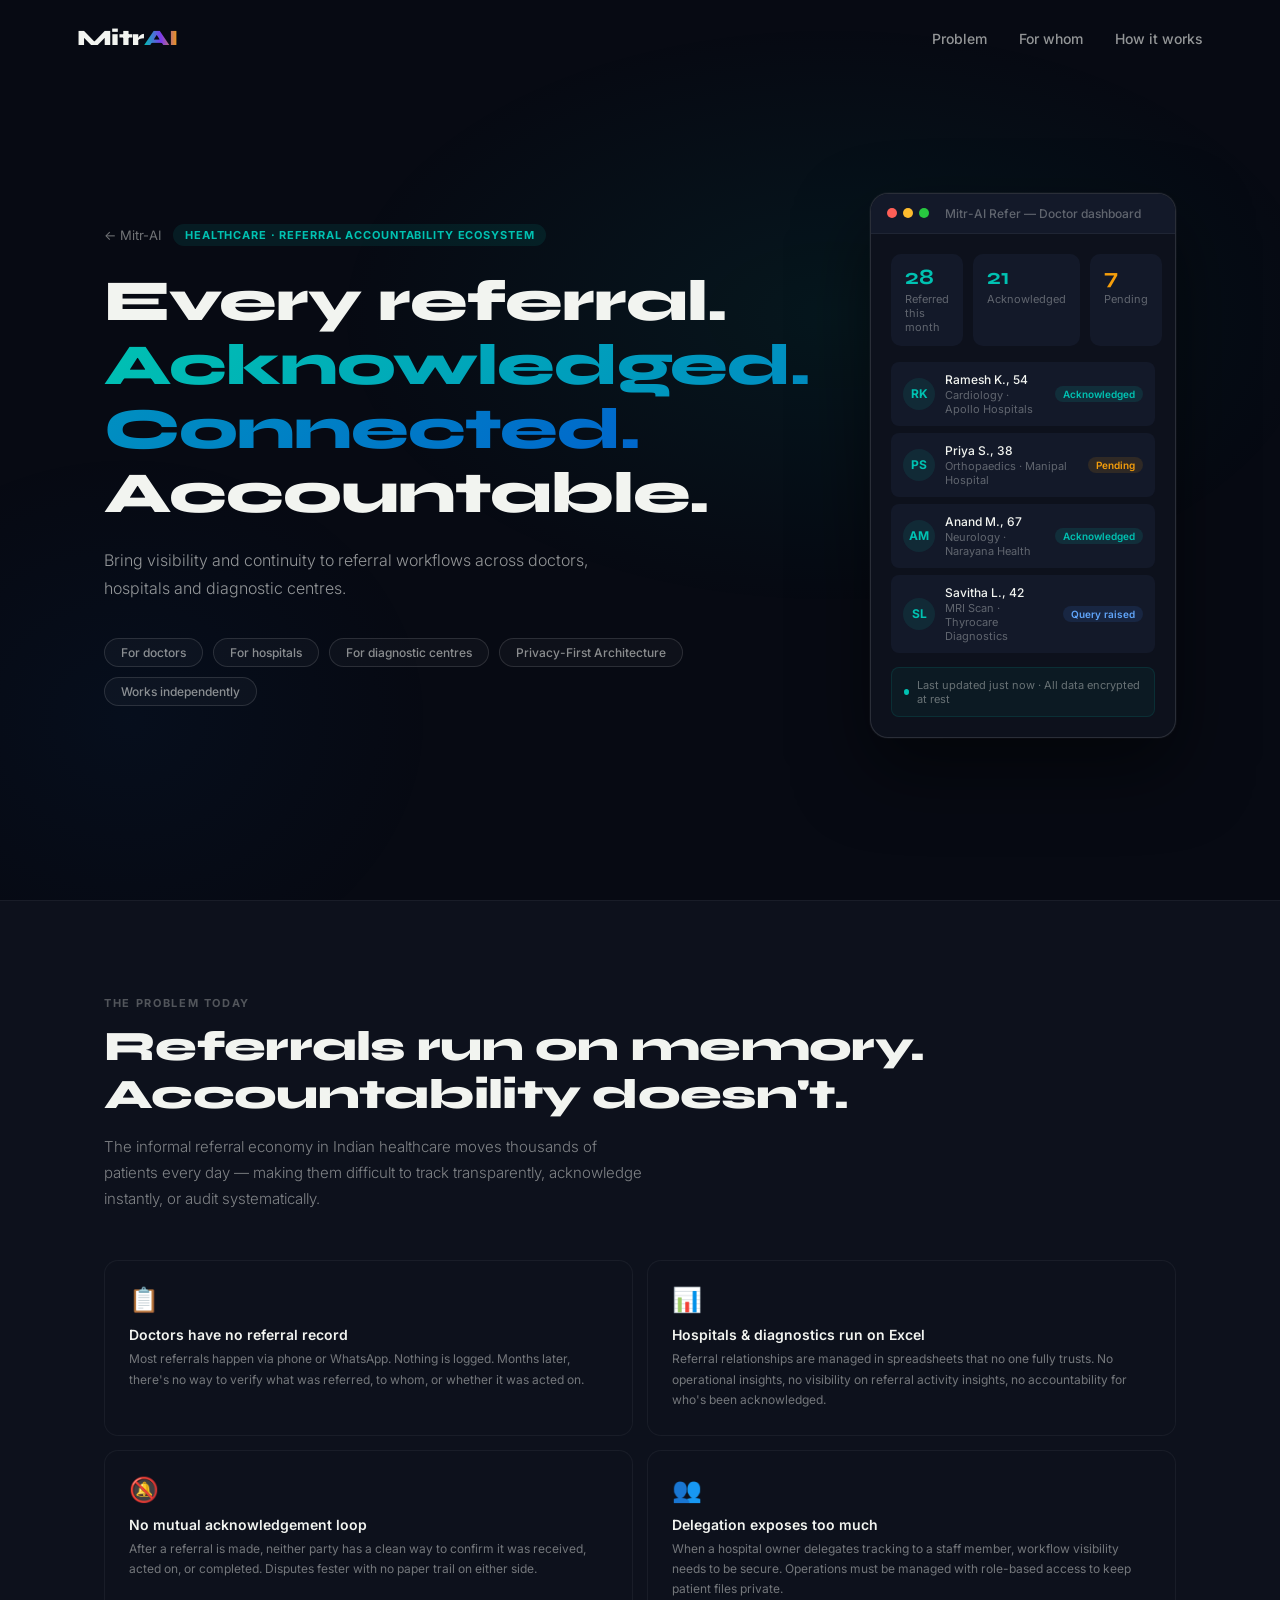
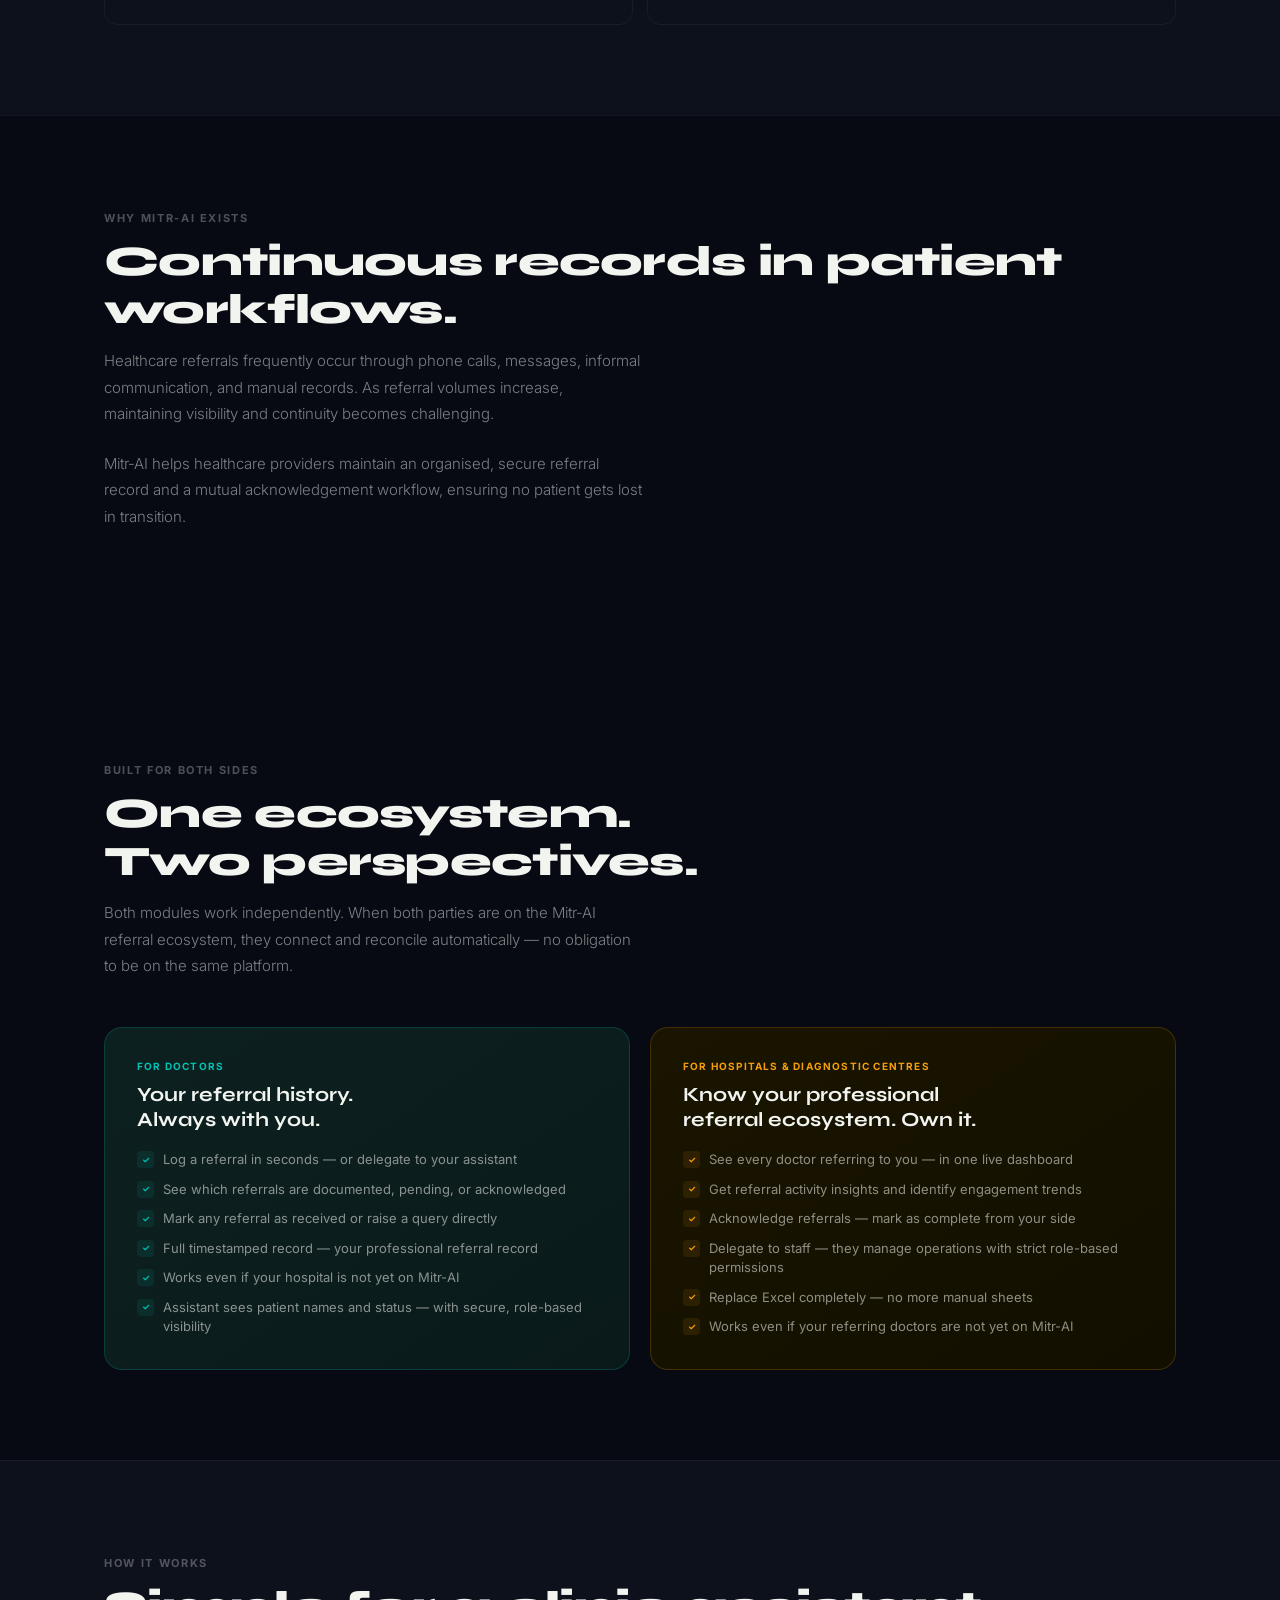
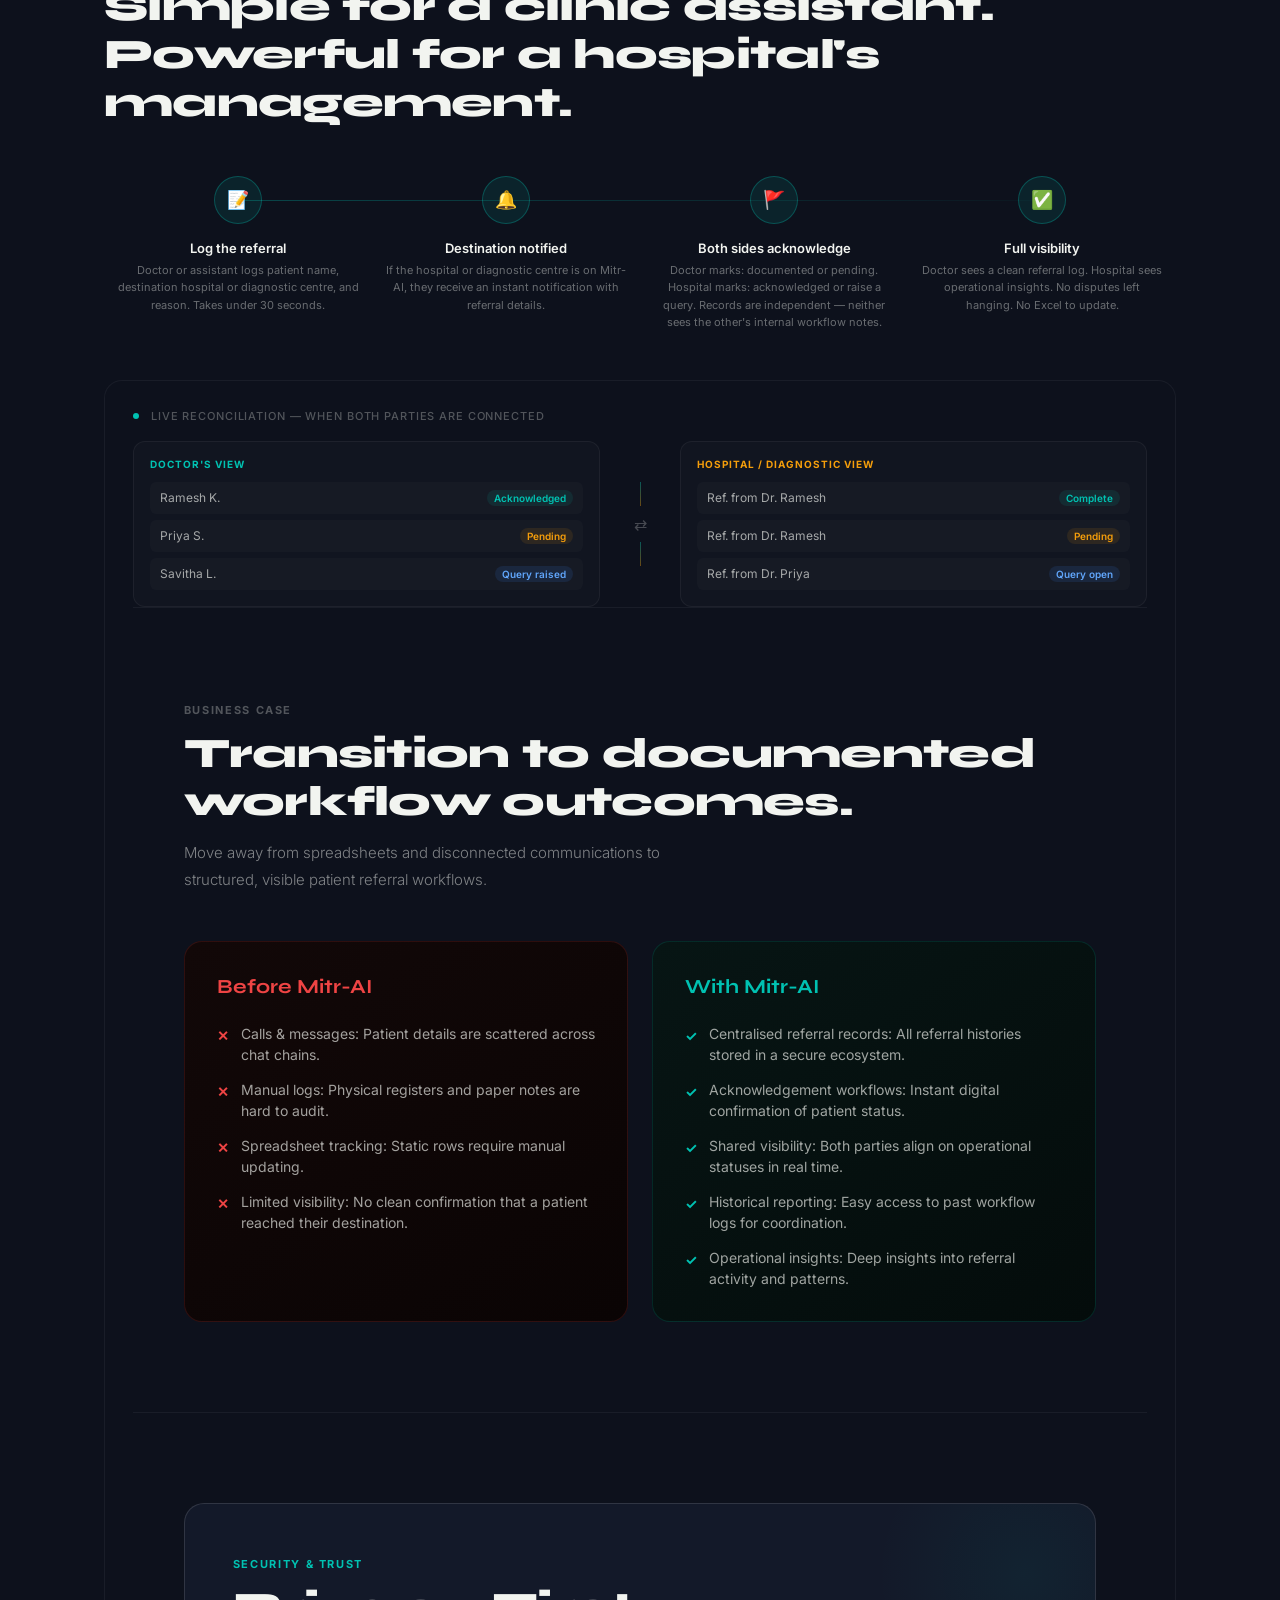
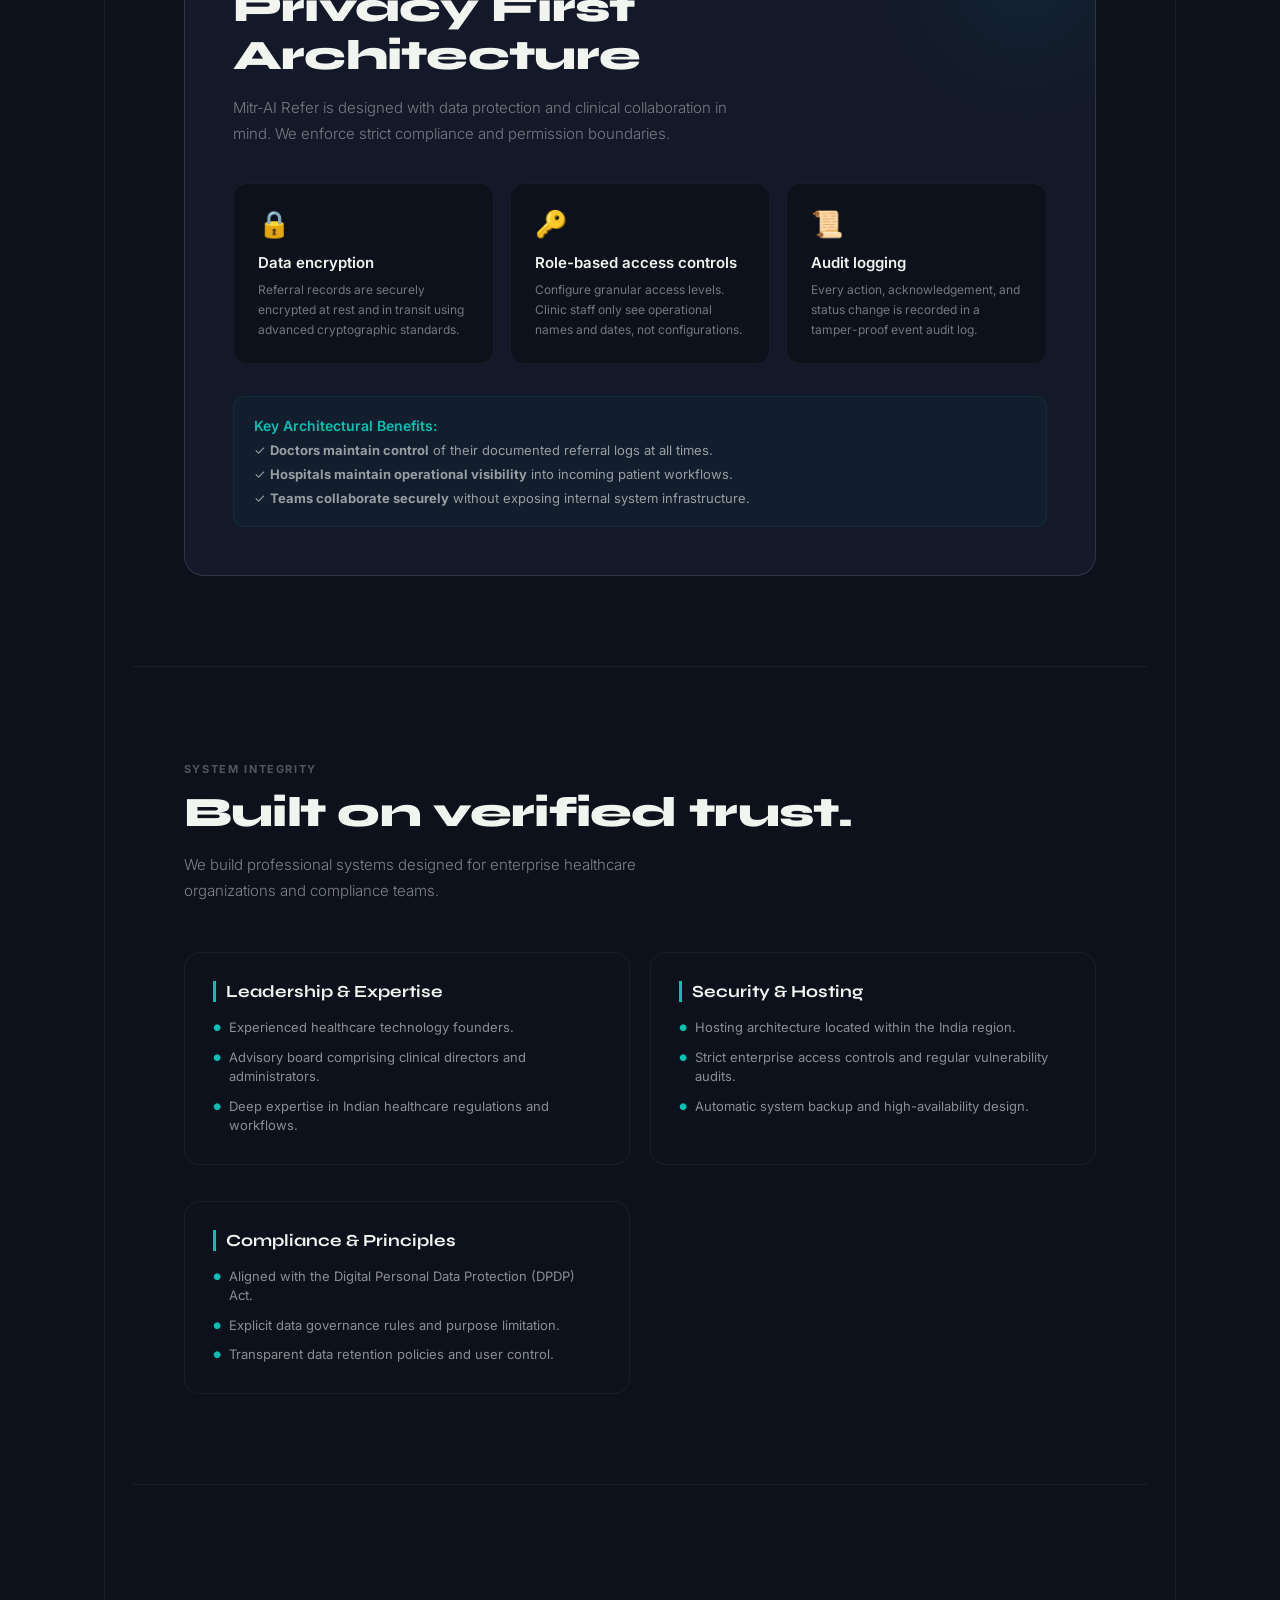
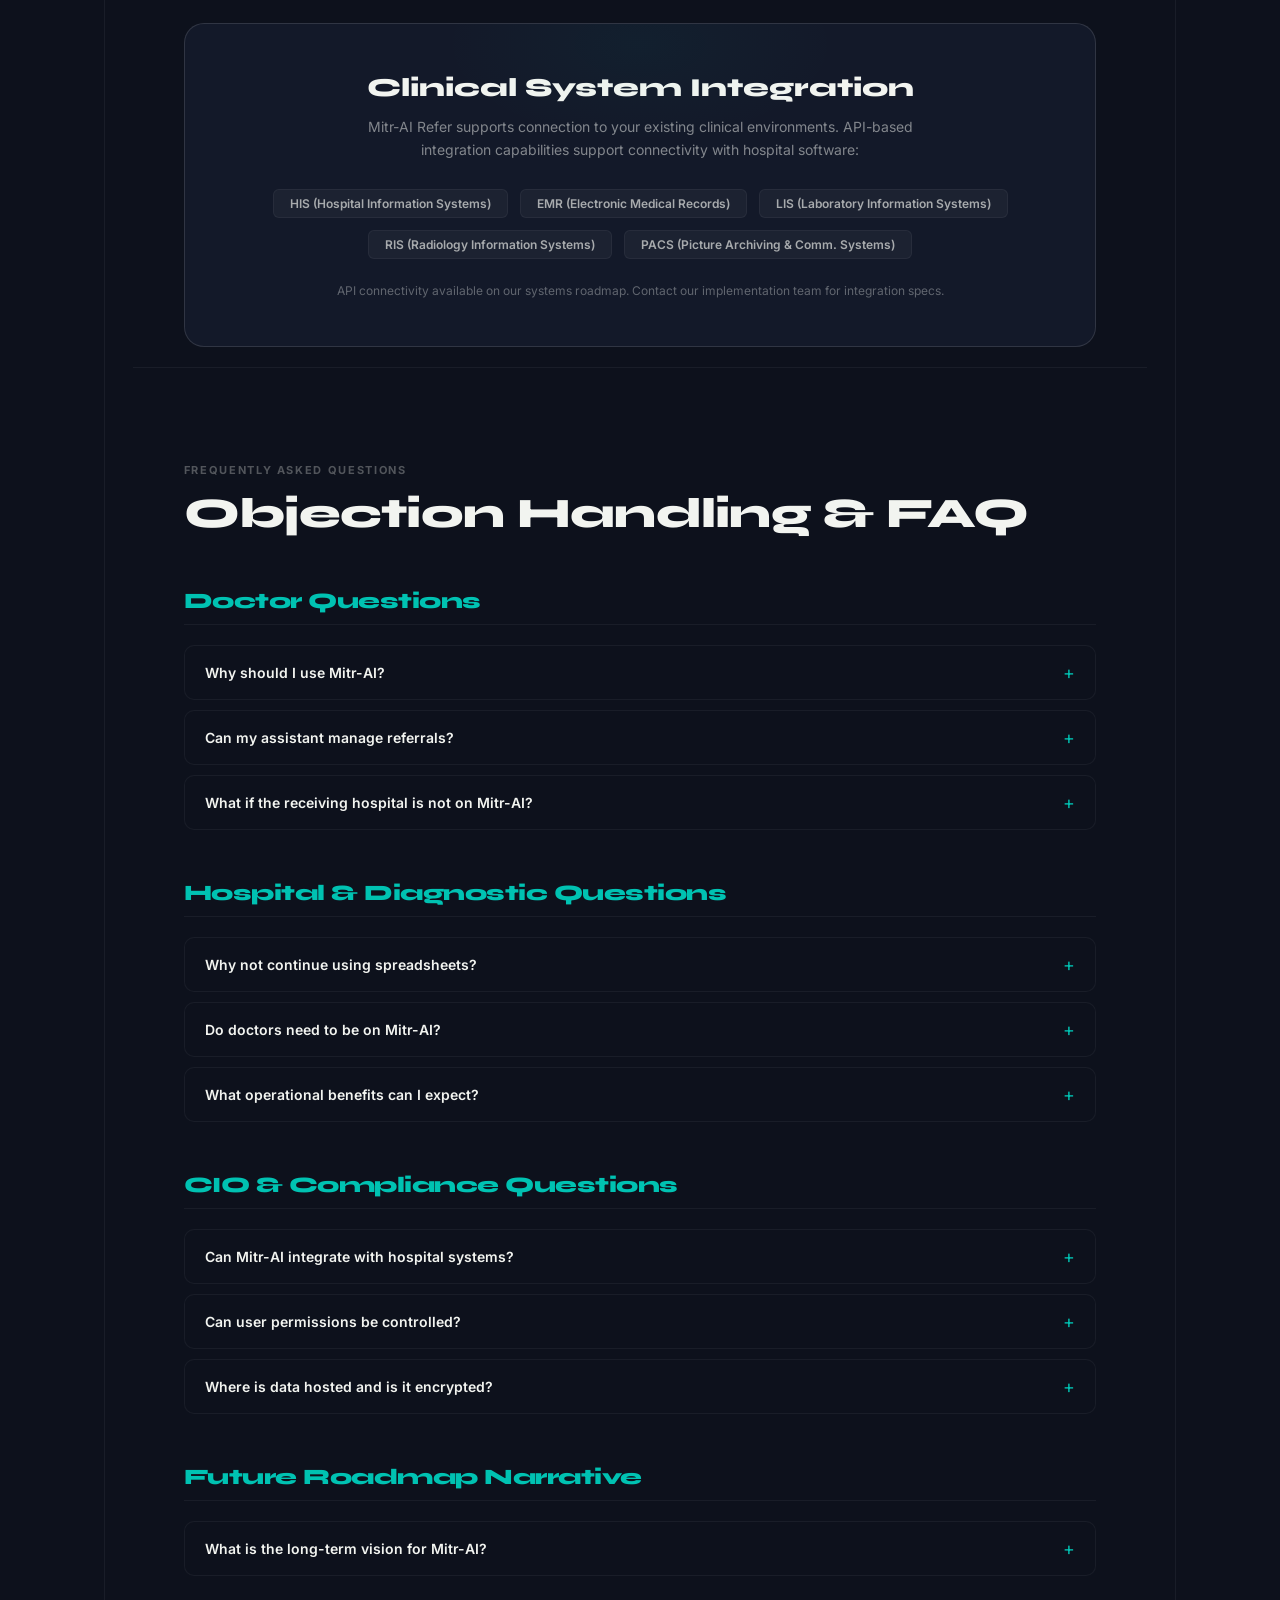
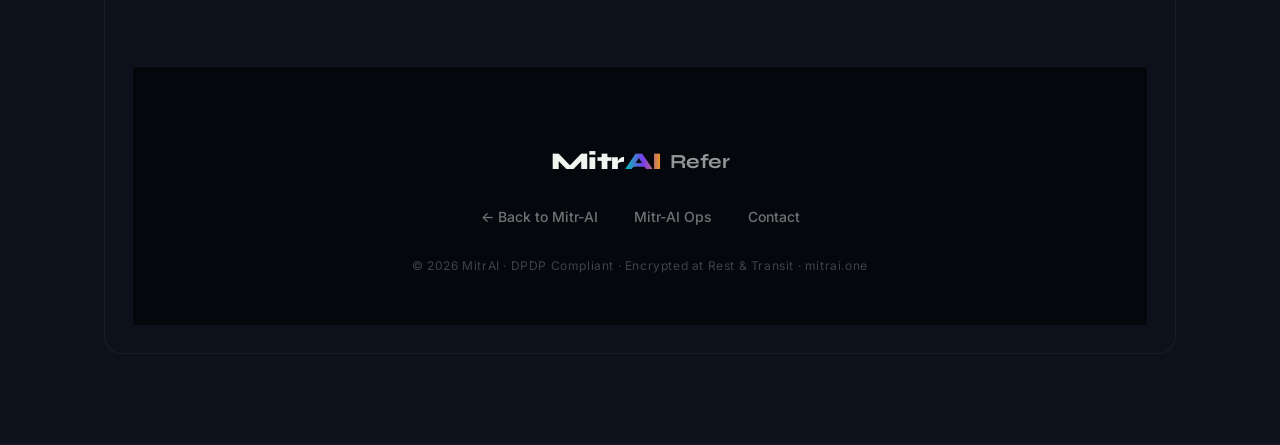
<file: refer.html>
<!DOCTYPE html>
<html lang="en">

<head>
  <meta charset="UTF-8">
  <meta name="viewport" content="width=device-width, initial-scale=1.0">
  <title>Mitr-AI Refer — Referral Accountability Platform</title>
  <meta name="description"
    content="Mitr-AI Refer connects doctors, hospitals, and diagnostic centres on a zero-trust referral accountability platform.">
  <link rel="stylesheet" href="shared.css">
  <style>
    body {
      background: var(--navy);
      color: var(--warm-white);
    }

    /* HERO */
    .refer-hero {
      min-height: 100vh;
      padding: 110px 5% 80px;
      display: grid;
      grid-template-columns: 1fr 1fr;
      gap: 60px;
      align-items: center;
      max-width: 1200px;
      margin: 0 auto;
      position: relative;
    }

    .hero-ambient {
      position: fixed;
      inset: 0;
      pointer-events: none;
      z-index: 0;
      background:
        radial-gradient(ellipse 60% 50% at 65% 35%, rgba(0, 194, 178, 0.07) 0%, transparent 65%),
        radial-gradient(ellipse 40% 50% at 10% 80%, rgba(0, 102, 204, 0.05) 0%, transparent 60%);
    }

    .refer-hero>* {
      position: relative;
      z-index: 1;
    }

    .product-tag {
      background: var(--teal-dim);
      color: var(--teal);
    }

    .refer-h1 {
      font-family: 'Syne', sans-serif;
      font-size: clamp(34px, 5vw, 58px);
      font-weight: 800;
      line-height: 1.1;
      letter-spacing: -1px;
      margin-bottom: 20px;
    }

    .refer-h1 .grad {
      background: var(--grad-teal);
      -webkit-background-clip: text;
      -webkit-text-fill-color: transparent;
      background-clip: text;
    }

    .refer-sub {
      font-size: 16px;
      font-weight: 300;
      color: rgba(242, 244, 240, 0.6);
      line-height: 1.75;
      max-width: 500px;
      margin-bottom: 36px;
    }

    /* DASHBOARD VISUAL */
    .dash-card {
      background: var(--navy-2);
      border: 1px solid var(--border-mid);
      border-radius: 18px;
      box-shadow: 0 32px 72px rgba(0, 0, 0, 0.5), 0 0 0 1px rgba(255, 255, 255, 0.04);
      overflow: hidden;
    }

    .dash-titlebar {
      background: var(--navy-3);
      padding: 12px 16px;
      display: flex;
      align-items: center;
      gap: 8px;
      border-bottom: 1px solid var(--border-dark);
    }

    .dtb-dots {
      display: flex;
      gap: 6px;
    }

    .dtb-dot {
      width: 10px;
      height: 10px;
      border-radius: 50%;
    }

    .dtb-title {
      font-size: 12px;
      color: rgba(242, 244, 240, 0.35);
      margin-left: 8px;
      font-weight: 500;
    }

    .dash-body {
      padding: 20px;
    }

    .dash-stats {
      display: grid;
      grid-template-columns: repeat(3, 1fr);
      gap: 10px;
      margin-bottom: 16px;
    }

    .ds-item {
      background: var(--navy-3);
      border-radius: 10px;
      padding: 12px 14px;
    }

    .ds-val {
      font-family: 'Syne', sans-serif;
      font-size: 22px;
      font-weight: 700;
      color: var(--teal);
      line-height: 1;
    }

    .ds-label {
      font-size: 11px;
      color: rgba(242, 244, 240, 0.35);
      margin-top: 4px;
    }

    .ref-list {
      display: flex;
      flex-direction: column;
      gap: 7px;
    }

    .ref-item {
      display: grid;
      grid-template-columns: 32px 1fr auto;
      gap: 10px;
      align-items: center;
      padding: 10px 12px;
      background: var(--navy-3);
      border-radius: 8px;
      opacity: 0;
      transform: translateX(10px);
      animation: slideIn 0.4s ease forwards;
    }

    .ref-item:nth-child(1) {
      animation-delay: .3s
    }

    .ref-item:nth-child(2) {
      animation-delay: .6s
    }

    .ref-item:nth-child(3) {
      animation-delay: .9s
    }

    .ref-item:nth-child(4) {
      animation-delay: 1.2s
    }

    @keyframes slideIn {
      to {
        opacity: 1;
        transform: none;
      }
    }

    .ref-avatar {
      width: 32px;
      height: 32px;
      border-radius: 50%;
      display: flex;
      align-items: center;
      justify-content: center;
      font-size: 12px;
      font-weight: 700;
      background: var(--teal-dim);
      color: var(--teal);
    }

    .ref-name {
      font-size: 12px;
      font-weight: 500;
      color: var(--warm-white);
    }

    .ref-dest {
      font-size: 11px;
      color: rgba(242, 244, 240, 0.35);
      margin-top: 1px;
    }

    .ref-badge {
      font-size: 10px;
      font-weight: 600;
      padding: 2px 8px;
      border-radius: 99px;
    }

    .rb-ack {
      background: rgba(0, 194, 178, 0.12);
      color: var(--teal);
    }

    .rb-pen {
      background: rgba(245, 158, 11, 0.12);
      color: var(--amber);
    }

    .rb-qry {
      background: rgba(59, 130, 246, 0.12);
      color: #60A5FA;
    }

    .dash-footer-strip {
      margin-top: 14px;
      padding: 10px 12px;
      background: rgba(0, 194, 178, 0.05);
      border: 1px solid rgba(0, 194, 178, 0.12);
      border-radius: 8px;
      font-size: 11px;
      color: rgba(242, 244, 240, 0.4);
      display: flex;
      align-items: center;
      gap: 8px;
    }

    .live-dot {
      width: 6px;
      height: 6px;
      border-radius: 50%;
      background: var(--teal);
      animation: bdpulse 2s infinite;
    }

    /* SECTIONS */
    .r-section {
      padding: 90px 5%;
      max-width: 1200px;
      margin: 0 auto;
    }

    .r-section-dark {
      background: var(--navy-2);
      border-top: 1px solid var(--border-dark);
      border-bottom: 1px solid var(--border-dark);
    }

    .r-section-dark .r-inner {
      max-width: 1200px;
      margin: 0 auto;
      padding: 90px 5%;
    }

    .r-h2 {
      font-family: 'Syne', sans-serif;
      font-size: clamp(26px, 4vw, 42px);
      font-weight: 800;
      letter-spacing: -0.7px;
      line-height: 1.15;
      margin-bottom: 14px;
    }

    .r-sub {
      font-size: 15px;
      font-weight: 300;
      color: rgba(242, 244, 240, 0.5);
      line-height: 1.75;
      max-width: 540px;
      margin-bottom: 48px;
    }

    /* PROBLEM BLOCKS */
    .problem-strip {
      display: grid;
      grid-template-columns: repeat(2, 1fr);
      gap: 14px;
    }

    .prob-block {
      background: var(--navy-2);
      border: 1px solid var(--border-dark);
      border-radius: 14px;
      padding: 24px;
      transition: border-color 0.25s, transform 0.25s;
    }

    .prob-block:hover {
      border-color: rgba(0, 194, 178, 0.25);
      transform: translateY(-2px);
    }

    .prob-icon {
      font-size: 24px;
      margin-bottom: 12px;
    }

    .prob-title {
      font-size: 14px;
      font-weight: 600;
      color: var(--warm-white);
      margin-bottom: 6px;
    }

    .prob-desc {
      font-size: 12px;
      color: rgba(242, 244, 240, 0.45);
      line-height: 1.7;
    }

    /* FOR WHOM */
    .whom-grid {
      display: grid;
      grid-template-columns: 1fr 1fr;
      gap: 20px;
    }

    .whom-card {
      border-radius: 18px;
      padding: 32px;
    }

    .wc-doc {
      background: linear-gradient(145deg, #0D2020, #0A1A1A);
      border: 1px solid rgba(0, 194, 178, 0.2);
    }

    .wc-hosp {
      background: linear-gradient(145deg, #1A1500, #120F00);
      border: 1px solid rgba(245, 158, 11, 0.2);
    }

    .wc-label {
      font-size: 10px;
      font-weight: 700;
      text-transform: uppercase;
      letter-spacing: 0.12em;
      margin-bottom: 10px;
    }

    .wc-doc .wc-label {
      color: var(--teal);
    }

    .wc-hosp .wc-label {
      color: var(--amber);
    }

    .wc-title {
      font-family: 'Syne', sans-serif;
      font-size: 20px;
      font-weight: 700;
      color: var(--warm-white);
      margin-bottom: 18px;
      line-height: 1.25;
    }

    .feat-list {
      list-style: none;
      display: flex;
      flex-direction: column;
      gap: 10px;
    }

    .feat-list li {
      display: flex;
      align-items: flex-start;
      gap: 9px;
      font-size: 13px;
      color: rgba(242, 244, 240, 0.55);
      line-height: 1.5;
    }

    .fcheck {
      width: 17px;
      height: 17px;
      border-radius: 4px;
      display: flex;
      align-items: center;
      justify-content: center;
      font-size: 9px;
      font-weight: 700;
      flex-shrink: 0;
      margin-top: 1px;
    }

    .fc-t {
      background: var(--teal-dim);
      color: var(--teal);
    }

    .fc-a {
      background: var(--amber-dim);
      color: var(--amber);
    }

    /* FLOW */
    .flow-grid {
      display: grid;
      grid-template-columns: repeat(4, 1fr);
      gap: 0;
      position: relative;
    }

    .flow-grid::before {
      content: '';
      position: absolute;
      top: 24px;
      left: 12%;
      right: 12%;
      height: 1px;
      background: linear-gradient(90deg, var(--teal), rgba(0, 194, 178, 0.1));
      opacity: 0.3;
    }

    .flow-node {
      text-align: center;
      padding: 0 12px;
    }

    .fn-circle {
      width: 48px;
      height: 48px;
      border-radius: 50%;
      margin: 0 auto 16px;
      display: flex;
      align-items: center;
      justify-content: center;
      font-size: 18px;
      position: relative;
      z-index: 1;
      border: 1px solid rgba(0, 194, 178, 0.3);
      background: var(--teal-dim);
    }

    .fn-title {
      font-size: 13px;
      font-weight: 600;
      color: var(--warm-white);
      margin-bottom: 6px;
    }

    .fn-desc {
      font-size: 11px;
      color: rgba(242, 244, 240, 0.4);
      line-height: 1.6;
    }

    /* ZERO TRUST */
    .zt-box {
      background: var(--navy-3);
      border: 1px solid var(--border-mid);
      border-radius: 20px;
      padding: 48px;
      position: relative;
      overflow: hidden;
    }

    .zt-box::before {
      content: '';
      position: absolute;
      top: -80px;
      right: -80px;
      width: 300px;
      height: 300px;
      background: radial-gradient(circle, rgba(0, 194, 178, 0.06) 0%, transparent 70%);
    }

    .zt-grid {
      display: grid;
      grid-template-columns: repeat(3, 1fr);
      gap: 20px;
      margin-top: 40px;
    }

    .zt-card {
      background: rgba(255, 255, 255, 0.03);
      border: 1px solid var(--border-dark);
      border-radius: 12px;
      padding: 22px;
    }

    .zt-num {
      font-family: 'Syne', sans-serif;
      font-size: 38px;
      font-weight: 800;
      background: var(--grad-teal);
      -webkit-background-clip: text;
      -webkit-text-fill-color: transparent;
      background-clip: text;
      line-height: 1;
      margin-bottom: 10px;
    }

    .zt-title {
      font-size: 13px;
      font-weight: 600;
      color: var(--warm-white);
      margin-bottom: 5px;
    }

    .zt-desc {
      font-size: 12px;
      color: rgba(242, 244, 240, 0.4);
      line-height: 1.6;
    }

    /* RECONCILE */
    .rec-visual {
      background: var(--navy-2);
      border: 1px solid var(--border-dark);
      border-radius: 18px;
      padding: 28px;
      margin-top: 48px;
    }

    .rec-label-strip {
      display: flex;
      align-items: center;
      gap: 8px;
      margin-bottom: 18px;
      font-size: 11px;
      color: rgba(242, 244, 240, 0.3);
      font-weight: 500;
      text-transform: uppercase;
      letter-spacing: 0.08em;
    }

    .rec-cols {
      display: grid;
      grid-template-columns: 1fr 48px 1fr;
      gap: 16px;
      align-items: center;
    }

    .rec-col {
      background: rgba(255, 255, 255, 0.02);
      border: 1px solid var(--border-dark);
      border-radius: 12px;
      padding: 16px;
    }

    .rc-head {
      font-size: 10px;
      font-weight: 700;
      text-transform: uppercase;
      letter-spacing: 0.1em;
      margin-bottom: 12px;
    }

    .rc-head-t {
      color: var(--teal);
    }

    .rc-head-a {
      color: var(--amber);
    }

    .rec-row {
      display: flex;
      align-items: center;
      justify-content: space-between;
      padding: 8px 10px;
      background: rgba(255, 255, 255, 0.02);
      border-radius: 6px;
      margin-bottom: 6px;
      font-size: 12px;
      color: rgba(242, 244, 240, 0.65);
    }

    .rec-row:last-child {
      margin-bottom: 0
    }

    .r-status {
      font-size: 10px;
      font-weight: 600;
      padding: 2px 7px;
      border-radius: 99px;
    }

    .rs-t {
      background: var(--teal-dim);
      color: var(--teal);
    }

    .rs-a {
      background: var(--amber-dim);
      color: var(--amber);
    }

    .rs-b {
      background: rgba(59, 130, 246, 0.12);
      color: #60A5FA;
    }

    .rec-mid {
      display: flex;
      flex-direction: column;
      align-items: center;
      gap: 8px;
    }

    .rec-mid-line {
      width: 1px;
      height: 24px;
      background: linear-gradient(var(--teal), var(--amber));
      opacity: 0.4;
    }

    .rec-mid-icon {
      font-size: 16px;
      color: rgba(242, 244, 240, 0.25);
    }

    .zt-note {
      margin-top: 16px;
      padding: 12px 16px;
      background: rgba(0, 194, 178, 0.04);
      border: 1px solid rgba(0, 194, 178, 0.12);
      border-radius: 10px;
      font-size: 12px;
      color: rgba(242, 244, 240, 0.45);
      line-height: 1.6;
    }

    .zt-note strong {
      color: var(--teal);
    }

    /* PILOT */
    .pilot-banner {
      background: linear-gradient(135deg, var(--navy-3) 0%, var(--navy-4) 100%);
      border: 1px solid var(--border-mid);
      border-radius: 24px;
      padding: 56px;
      text-align: center;
      position: relative;
      overflow: hidden;
    }

    .pilot-banner::before {
      content: '';
      position: absolute;
      top: -100px;
      left: 50%;
      transform: translateX(-50%);
      width: 500px;
      height: 300px;
      background: radial-gradient(ellipse, rgba(0, 194, 178, 0.07) 0%, transparent 70%);
    }

    .pilot-banner>* {
      position: relative;
      z-index: 1;
    }

    .pb-h {
      font-family: 'Syne', sans-serif;
      font-size: clamp(22px, 3.5vw, 36px);
      font-weight: 800;
      color: var(--warm-white);
      letter-spacing: -0.5px;
      margin-bottom: 14px;
    }

    .pb-sub {
      font-size: 15px;
      color: rgba(242, 244, 240, 0.5);
      line-height: 1.75;
      max-width: 520px;
      margin: 0 auto 36px;
      font-weight: 300;
    }

    .pilot-cards {
      display: grid;
      grid-template-columns: repeat(3, 1fr);
      gap: 14px;
      margin-top: 8px;
    }

    .pilot-card {
      background: rgba(255, 255, 255, 0.04);
      border: 1px solid var(--border-dark);
      border-radius: 14px;
      padding: 24px;
      text-align: left;
    }

    .pc-ico {
      font-size: 24px;
      margin-bottom: 12px;
    }

    .pc-t {
      font-size: 14px;
      font-weight: 600;
      color: var(--warm-white);
      margin-bottom: 6px;
    }

    .pc-d {
      font-size: 12px;
      color: rgba(242, 244, 240, 0.4);
      line-height: 1.65;
    }

    @media(max-width:860px) {
      .refer-hero {
        grid-template-columns: 1fr;
        padding-top: 90px
      }

      .dash-card {
        display: none
      }

      .problem-strip {
        grid-template-columns: 1fr
      }

      .whom-grid {
        grid-template-columns: 1fr
      }

      .flow-grid {
        grid-template-columns: 1fr 1fr
      }

      .zt-grid {
        grid-template-columns: 1fr
      }

      .rec-cols {
        grid-template-columns: 1fr
      }

      .rec-mid {
        display: none
      }

      .pilot-cards {
        grid-template-columns: 1fr
      }

      .pilot-banner {
        padding: 36px 20px
      }
    }
  </style>
</head>

<body>
  <div class="hero-ambient"></div>

  <nav class="m-nav" id="nav">
    <a class="nav-logo" href="index.html">Mitr<span class="logo-ai">AI</span></a>
    <!-- <a class="nav-logo" href="index.html">Mitr<span class="logo-sep">-</span><span class="logo-ai">AI</span></a> -->
    <ul class="nav-links">
      <li><a href="#problem">Problem</a></li>
      <li><a href="#for-whom">For whom</a></li>
      <li><a href="#how-it-works">How it works</a></li>
      <!-- <li><a href="#pilot">Pilot</a></li> -->
    </ul>
    <!-- <a class="nav-pill" href="#pilot">Join pilot →</a> -->
  </nav>
  <!-- HERO -->
  <div class="refer-hero">
    <div class="hero-content">
      <div class="product-eyebrow reveal">
        <a class="product-back" href="index.html">← Mitr-AI</a>
        <span class="product-tag">Healthcare · Referral Accountability Ecosystem</span>
      </div>
      <h1 class="refer-h1 reveal d1">Every referral.<br><span class="grad">Acknowledged.
          Connected.</span><br>Accountable.</h1>
      <p class="refer-sub reveal d2">Bring visibility and continuity to referral workflows across doctors, hospitals and
        diagnostic centres.</p>
      <div class="hero-chips reveal d3">
        <span class="chip">For doctors</span>
        <span class="chip">For hospitals</span>
        <span class="chip">For diagnostic centres</span>
        <span class="chip">Privacy-First Architecture</span>
        <span class="chip">Works independently</span>
      </div>
    </div>

    <div class="dash-card reveal d2">
      <div class="dash-titlebar">
        <div class="dtb-dots">
          <div class="dtb-dot" style="background:#FF5F57"></div>
          <div class="dtb-dot" style="background:#FEBC2E"></div>
          <div class="dtb-dot" style="background:#28C840"></div>
        </div>
        <span class="dtb-title">Mitr-AI Refer — Doctor dashboard</span>
      </div>
      <div class="dash-body">
        <div class="dash-stats">
          <div class="ds-item">
            <div class="ds-val">28</div>
            <div class="ds-label">Referred this month</div>
          </div>
          <div class="ds-item">
            <div class="ds-val" style="color:var(--teal)">21</div>
            <div class="ds-label">Acknowledged</div>
          </div>
          <div class="ds-item">
            <div class="ds-val" style="color:var(--amber)">7</div>
            <div class="ds-label">Pending</div>
          </div>
        </div>
        <div class="ref-list">
          <div class="ref-item">
            <div class="ref-avatar">RK</div>
            <div>
              <div class="ref-name">Ramesh K., 54</div>
              <div class="ref-dest">Cardiology · Apollo Hospitals</div>
            </div>
            <span class="ref-badge rb-ack">Acknowledged</span>
          </div>
          <div class="ref-item">
            <div class="ref-avatar">PS</div>
            <div>
              <div class="ref-name">Priya S., 38</div>
              <div class="ref-dest">Orthopaedics · Manipal Hospital</div>
            </div>
            <span class="ref-badge rb-pen">Pending</span>
          </div>
          <div class="ref-item">
            <div class="ref-avatar">AM</div>
            <div>
              <div class="ref-name">Anand M., 67</div>
              <div class="ref-dest">Neurology · Narayana Health</div>
            </div>
            <span class="ref-badge rb-ack">Acknowledged</span>
          </div>
          <div class="ref-item">
            <div class="ref-avatar">SL</div>
            <div>
              <div class="ref-name">Savitha L., 42</div>
              <div class="ref-dest">MRI Scan · Thyrocare Diagnostics</div>
            </div>
            <span class="ref-badge rb-qry">Query raised</span>
          </div>
        </div>
        <div class="dash-footer-strip">
          <div class="live-dot"></div>
          Last updated just now · All data encrypted at rest
        </div>
      </div>
    </div>
  </div>

  <!-- PROBLEM -->
  <section id="problem" style="background:var(--navy-2);border-top:1px solid var(--border-dark)">
    <div class="r-section">
      <div class="eyebrow reveal" style="color:rgba(242,244,240,0.3)">The problem today</div>
      <h2 class="r-h2 reveal d1" style="margin-top:12px">Referrals run on memory.<br>Accountability doesn't.</h2>
      <p class="r-sub reveal d2">The informal referral economy in Indian healthcare moves thousands of patients every
        day — making them difficult to track transparently, acknowledge instantly, or audit systematically.</p>
      <div class="problem-strip">
        <div class="prob-block reveal">
          <div class="prob-icon">📋</div>
          <div class="prob-title">Doctors have no referral record</div>
          <div class="prob-desc">Most referrals happen via phone or WhatsApp. Nothing is logged. Months later, there's
            no way to verify what was referred, to whom, or whether it was acted on.</div>
        </div>
        <div class="prob-block reveal d1">
          <div class="prob-icon">📊</div>
          <div class="prob-title">Hospitals & diagnostics run on Excel</div>
          <div class="prob-desc">Referral relationships are managed in spreadsheets that no one fully trusts. No
            operational insights, no visibility on referral activity insights, no accountability for who's been
            acknowledged.</div>
        </div>
        <div class="prob-block reveal d2">
          <div class="prob-icon">🔕</div>
          <div class="prob-title">No mutual acknowledgement loop</div>
          <div class="prob-desc">After a referral is made, neither party has a clean way to confirm it was received,
            acted on, or completed. Disputes fester with no paper trail on either side.</div>
        </div>
        <div class="prob-block reveal d3">
          <div class="prob-icon">👥</div>
          <div class="prob-title">Delegation exposes too much</div>
          <div class="prob-desc">When a hospital owner delegates tracking to a staff member, workflow visibility needs
            to be secure. Operations must be managed with role-based access to keep patient files private.</div>
        </div>
      </div>
    </div>
  </section>

  <!-- WHY MITR-AI EXISTS -->
  <section id="why-exists" style="border-top:1px solid var(--border-dark)">
    <div class="r-section">
      <div class="eyebrow reveal" style="color:rgba(242,244,240,0.3)">Why Mitr-AI Exists</div>
      <h2 class="r-h2 reveal d1" style="margin-top:12px">Continuous records in patient workflows.</h2>
      <p class="r-sub reveal d2">Healthcare referrals frequently occur through phone calls, messages, informal
        communication, and manual records. As referral volumes increase, maintaining visibility and continuity becomes
        challenging.</p>
      <p class="r-sub reveal d3" style="margin-top:-24px">Mitr-AI helps healthcare providers maintain an organised,
        secure referral record and a mutual acknowledgement workflow, ensuring no patient gets lost in transition.</p>
    </div>
  </section>

  <!-- FOR WHOM -->
  <section id="for-whom">
    <div class="r-section">
      <div class="eyebrow reveal" style="color:rgba(242,244,240,0.3)">Built for both sides</div>
      <h2 class="r-h2 reveal d1" style="margin-top:12px">One ecosystem.<br>Two perspectives.</h2>
      <p class="r-sub reveal d2">Both modules work independently. When both parties are on the Mitr-AI referral
        ecosystem, they connect and reconcile automatically — no obligation to be on the same platform.</p>
      <div class="whom-grid">
        <div class="whom-card wc-doc reveal">
          <div class="wc-label">For Doctors</div>
          <div class="wc-title">Your referral history.<br>Always with you.</div>
          <ul class="feat-list">
            <li><span class="fcheck fc-t">✓</span>Log a referral in seconds — or delegate to your assistant</li>
            <li><span class="fcheck fc-t">✓</span>See which referrals are documented, pending, or acknowledged</li>
            <li><span class="fcheck fc-t">✓</span>Mark any referral as received or raise a query directly</li>
            <li><span class="fcheck fc-t">✓</span>Full timestamped record — your professional referral record</li>
            <li><span class="fcheck fc-t">✓</span>Works even if your hospital is not yet on Mitr-AI</li>
            <li><span class="fcheck fc-t">✓</span>Assistant sees patient names and status — with secure, role-based
              visibility</li>
          </ul>
        </div>
        <div class="whom-card wc-hosp reveal d1">
          <div class="wc-label">For Hospitals & Diagnostic Centres</div>
          <div class="wc-title">Know your professional<br>referral ecosystem. Own it.</div>
          <ul class="feat-list">
            <li><span class="fcheck fc-a">✓</span>See every doctor referring to you — in one live dashboard</li>
            <li><span class="fcheck fc-a">✓</span>Get referral activity insights and identify engagement trends</li>
            <li><span class="fcheck fc-a">✓</span>Acknowledge referrals — mark as complete from your side</li>
            <li><span class="fcheck fc-a">✓</span>Delegate to staff — they manage operations with strict role-based
              permissions</li>
            <li><span class="fcheck fc-a">✓</span>Replace Excel completely — no more manual sheets</li>
            <li><span class="fcheck fc-a">✓</span>Works even if your referring doctors are not yet on Mitr-AI</li>
          </ul>
        </div>
      </div>
    </div>
  </section>

  <!-- HOW IT WORKS -->
  <div class="r-section-dark" id="how-it-works">
    <div class="r-inner">
      <div class="eyebrow reveal" style="color:rgba(242,244,240,0.3)">How it works</div>
      <h2 class="r-h2 reveal d1" style="margin-top:12px">Simple for a clinic assistant.<br>Powerful for a hospital's
        management.</h2>
      <div class="flow-grid reveal d2" style="margin-top:48px">
        <div class="flow-node">
          <div class="fn-circle">📝</div>
          <div class="fn-title">Log the referral</div>
          <div class="fn-desc">Doctor or assistant logs patient name, destination hospital or diagnostic centre, and
            reason. Takes under 30 seconds.</div>
        </div>
        <div class="flow-node">
          <div class="fn-circle">🔔</div>
          <div class="fn-title">Destination notified</div>
          <div class="fn-desc">If the hospital or diagnostic centre is on Mitr-AI, they receive an instant notification
            with referral details.</div>
        </div>
        <div class="flow-node">
          <div class="fn-circle">🚩</div>
          <div class="fn-title">Both sides acknowledge</div>
          <div class="fn-desc">Doctor marks: documented or pending. Hospital marks: acknowledged or raise a query.
            Records are independent — neither sees the other's internal workflow notes.</div>
        </div>
        <div class="flow-node">
          <div class="fn-circle">✅</div>
          <div class="fn-title">Full visibility</div>
          <div class="fn-desc">Doctor sees a clean referral log. Hospital sees operational insights. No disputes left
            hanging. No Excel to update.</div>
        </div>
      </div>

      <!-- RECONCILE VISUAL -->
      <div class="rec-visual reveal">
        <div class="rec-label-strip"><span class="live-dot"
            style="display:inline-block;width:6px;height:6px;border-radius:50%;background:var(--teal);margin-right:4px"></span>Live
          reconciliation — when both parties are connected</div>
        <div class="rec-cols">
          <div class="rec-col">
            <div class="rc-head rc-head-t">Doctor's view</div>
            <div class="rec-row">Ramesh K. <span class="r-status rs-t">Acknowledged</span></div>
            <div class="rec-row">Priya S. <span class="r-status rs-a">Pending</span></div>
            <div class="rec-row">Savitha L. <span class="r-status rs-b">Query raised</span></div>
          </div>
          <div class="rec-mid">
            <div class="rec-mid-line"></div>
            <div class="rec-mid-icon">⇄</div>
            <div class="rec-mid-line"></div>
          </div>
          <div class="rec-col">
            <div class="rc-head rc-head-a">Hospital / Diagnostic view</div>
            <div class="rec-row">Ref. from Dr. Ramesh <span class="r-status rs-t">Complete</span></div>
            <div class="rec-row">Ref. from Dr. Ramesh <span class="r-status rs-a">Pending</span></div>
            <div class="rec-row">Ref. from Dr. Priya <span class="r-status rs-b">Query open</span></div>
          </div>
        </div>
        <section id="outcomes"
          style="background:var(--navy-2);border-top:1px solid var(--border-dark);border-bottom:1px solid var(--border-dark)">
          <div class="r-section">
            <div class="eyebrow reveal" style="color:rgba(242,244,240,0.3)">Business Case</div>
            <h2 class="r-h2 reveal d1" style="margin-top:12px">Transition to documented workflow outcomes.</h2>
            <p class="r-sub reveal d2">Move away from spreadsheets and disconnected communications to structured,
              visible patient referral workflows.</p>

            <div class="comp-grid reveal d3">
              <div class="comp-card negative">
                <div class="comp-title">Before Mitr-AI</div>
                <ul class="comp-list">
                  <li class="comp-item"><span class="comp-icon">✕</span> Calls & messages: Patient details are scattered
                    across chat chains.</li>
                  <li class="comp-item"><span class="comp-icon">✕</span> Manual logs: Physical registers and paper notes
                    are hard to audit.</li>
                  <li class="comp-item"><span class="comp-icon">✕</span> Spreadsheet tracking: Static rows require
                    manual updating.</li>
                  <li class="comp-item"><span class="comp-icon">✕</span> Limited visibility: No clean confirmation that
                    a patient reached their destination.</li>
                </ul>
              </div>

              <div class="comp-card positive">
                <div class="comp-title">With Mitr-AI</div>
                <ul class="comp-list">
                  <li class="comp-item"><span class="comp-icon">✓</span> Centralised referral records: All referral
                    histories stored in a secure ecosystem.</li>
                  <li class="comp-item"><span class="comp-icon">✓</span> Acknowledgement workflows: Instant digital
                    confirmation of patient status.</li>
                  <li class="comp-item"><span class="comp-icon">✓</span> Shared visibility: Both parties align on
                    operational statuses in real time.</li>
                  <li class="comp-item"><span class="comp-icon">✓</span> Historical reporting: Easy access to past
                    workflow logs for coordination.</li>
                  <li class="comp-item"><span class="comp-icon">✓</span> Operational insights: Deep insights into
                    referral activity and patterns.</li>
                </ul>
              </div>
            </div>
          </div>
        </section>

        <!-- PRIVACY FIRST ARCHITECTURE -->
        <section id="privacy">
          <div class="r-section">
            <div class="zt-box reveal">
              <div style="position:relative;z-index:1">
                <div class="eyebrow" style="color:var(--teal)">Security & Trust</div>
                <h2 class="r-h2" style="margin-top:12px;max-width:560px">Privacy First Architecture</h2>
                <p
                  style="font-size:15px;color:rgba(242,244,240,0.45);margin-top:14px;max-width:500px;line-height:1.75;font-weight:300">
                  Mitr-AI Refer is designed with data protection and clinical collaboration in mind. We enforce strict
                  compliance and permission boundaries.</p>

                <div class="sec-grid">
                  <div class="sec-card">
                    <div class="sec-icon">🔒</div>
                    <div class="sec-title">Data encryption</div>
                    <div class="sec-desc">Referral records are securely encrypted at rest and in transit using advanced
                      cryptographic standards.</div>
                  </div>
                  <div class="sec-card">
                    <div class="sec-icon">🔑</div>
                    <div class="sec-title">Role-based access controls</div>
                    <div class="sec-desc">Configure granular access levels. Clinic staff only see operational names and
                      dates, not configurations.</div>
                  </div>
                  <div class="sec-card">
                    <div class="sec-icon">📜</div>
                    <div class="sec-title">Audit logging</div>
                    <div class="sec-desc">Every action, acknowledgement, and status change is recorded in a tamper-proof
                      event audit log.</div>
                  </div>
                </div>

                <div
                  style="margin-top:32px; padding:20px; background:rgba(0,194,178,0.03); border:1px solid rgba(0,194,178,0.1); border-radius:12px;"
                  class="reveal d1">
                  <div style="font-weight:600; color:var(--teal); margin-bottom:8px; font-size:14px;">Key Architectural
                    Benefits:</div>
                  <ul
                    style="list-style:none; display:flex; flex-direction:column; gap:8px; font-size:13px; color:rgba(242,244,240,0.6);">
                    <li>✓ <strong>Doctors maintain control</strong> of their documented referral logs at all times.</li>
                    <li>✓ <strong>Hospitals maintain operational visibility</strong> into incoming patient workflows.
                    </li>
                    <li>✓ <strong>Teams collaborate securely</strong> without exposing internal system infrastructure.
                    </li>
                  </ul>
                </div>
              </div>
            </div>
          </div>
        </section>

        <!-- TRUST SIGNALS -->
        <section id="trust"
          style="background:var(--navy-2);border-top:1px solid var(--border-dark);border-bottom:1px solid var(--border-dark)">
          <div class="r-section">
            <div class="eyebrow reveal" style="color:rgba(242,244,240,0.3)">System Integrity</div>
            <h2 class="r-h2 reveal d1" style="margin-top:12px">Built on verified trust.</h2>
            <p class="r-sub reveal d2">We build professional systems designed for enterprise healthcare organizations
              and compliance teams.</p>

            <div class="trust-grid reveal d3">
              <div class="trust-card">
                <div class="trust-card-title">Leadership & Expertise</div>
                <ul class="trust-list">
                  <li class="trust-item">Experienced healthcare technology founders.</li>
                  <li class="trust-item">Advisory board comprising clinical directors and administrators.</li>
                  <li class="trust-item">Deep expertise in Indian healthcare regulations and workflows.</li>
                </ul>
              </div>
              <div class="trust-card">
                <div class="trust-card-title">Security & Hosting</div>
                <ul class="trust-list">
                  <li class="trust-item">Hosting architecture located within the India region.</li>
                  <li class="trust-item">Strict enterprise access controls and regular vulnerability audits.</li>
                  <li class="trust-item">Automatic system backup and high-availability design.</li>
                </ul>
              </div>
              <div class="trust-card" style="margin-top:16px;">
                <div class="trust-card-title">Compliance & Principles</div>
                <ul class="trust-list">
                  <li class="trust-item">Aligned with the Digital Personal Data Protection (DPDP) Act.</li>
                  <li class="trust-item">Explicit data governance rules and purpose limitation.</li>
                  <li class="trust-item">Transparent data retention policies and user control.</li>
                </ul>
              </div>
             <!-- <div class="trust-card" style="margin-top:16px;">
                <div class="trust-card-title">Adoption & Pilot Success</div>
                <ul class="trust-list">
                  <li class="trust-item">Free 60-day pilot programmes for clinics and diagnostic labs.</li>
                  <li class="trust-item">Onboarded partner hospitals in Tier-1 and Tier-2 cities.</li>
                  <li class="trust-item">Positive testimonials from clinical coordinators.</li>
                </ul>
              </div> -->
            </div>
          </div>
        </section>

        <!-- INTEGRATIONS -->
        <section id="integrations">
          <div class="r-section" style="padding-bottom:20px;">
            <div class="int-box reveal">
              <div class="int-title">Clinical System Integration</div>
              <p class="int-desc">Mitr-AI Refer supports connection to your existing clinical environments. API-based
                integration capabilities support connectivity with hospital software:</p>
              <div class="int-badges">
                <span class="int-badge">HIS (Hospital Information Systems)</span>
                <span class="int-badge">EMR (Electronic Medical Records)</span>
                <span class="int-badge">LIS (Laboratory Information Systems)</span>
                <span class="int-badge">RIS (Radiology Information Systems)</span>
                <span class="int-badge">PACS (Picture Archiving & Comm. Systems)</span>
              </div>
              <div style="font-size:12px; color:rgba(242,244,240,0.35); margin-top:24px;">API connectivity available on
                our systems roadmap. Contact our implementation team for integration specs.</div>
            </div>
          </div>
        </section>

        <!-- FAQS ACCORDION -->
        <section id="faqs" style="border-top:1px solid var(--border-dark)">
          <div class="r-section">
            <div class="eyebrow reveal" style="color:rgba(242,244,240,0.3)">Frequently Asked Questions</div>
            <h2 class="r-h2 reveal d1" style="margin-top:12px">Objection Handling & FAQ</h2>

            <div class="faq-category-title reveal">Doctor Questions</div>
            <div class="faq-accordion reveal d1">
              <div class="faq-item">
                <button class="faq-trigger">Why should I use Mitr-AI?</button>
                <div class="faq-content">
                  <p>Mitr-AI Refer helps doctors maintain accurate, professional referral records, reduce missed
                    follow-ups, and improve communication continuity across ecosystems. It allows you to access your
                    patient referral history in one secure place and delegate administrative tasks securely to
                    assistants.</p>
                </div>
              </div>
              <div class="faq-item">
                <button class="faq-trigger">Can my assistant manage referrals?</button>
                <div class="faq-content">
                  <p>Yes. Administrative workflows can be securely delegated to assistants while maintaining strict,
                    permission-based visibility. Assistants only see patient operational statuses and logs, and cannot
                    alter core account configurations.</p>
                </div>
              </div>
              <div class="faq-item">
                <button class="faq-trigger">What if the receiving hospital is not on Mitr-AI?</button>
                <div class="faq-content">
                  <p>The referral remains fully documented in your personal log. The platform continues to act as your
                    centralized repository and maintains your historical referral records, regardless of the hospital's
                    status.</p>
                </div>
              </div>
            </div>

            <div class="faq-category-title reveal">Hospital & Diagnostic Questions</div>
            <div class="faq-accordion reveal d1">
              <div class="faq-item">
                <button class="faq-trigger">Why not continue using spreadsheets?</button>
                <div class="faq-content">
                  <p>While spreadsheets record basic static information, they do not facilitate dynamic workflows.
                    Mitr-AI enables real-time digital acknowledgement, workflow visibility, collaboration between
                    clinics, historical reporting, and deep operational insights.</p>
                </div>
              </div>
              <div class="faq-item">
                <button class="faq-trigger">Do doctors need to be on Mitr-AI?</button>
                <div class="faq-content">
                  <p>No. Hospitals and diagnostic centres can start using Mitr-AI Refer independently to log incoming
                    patients and gradually expand doctor participation as the network grows.</p>
                </div>
              </div>
              <div class="faq-item">
                <button class="faq-trigger">What operational benefits can I expect?</button>
                <div class="faq-content">
                  <p>Key operational outcomes include improved visibility into referral logs, significantly reduced
                    manual reconciliation effort, better coordination with external doctors, faster patient onboarding
                    workflows, and centralized clinical reporting.</p>
                </div>
              </div>
            </div>

            <div class="faq-category-title reveal">CIO & Compliance Questions</div>
            <div class="faq-accordion reveal d1">
              <div class="faq-item">
                <button class="faq-trigger">Can Mitr-AI integrate with hospital systems?</button>
                <div class="faq-content">
                  <p>Yes. Mitr-AI supports API-based integration capabilities to facilitate future connection with major
                    hospital clinical software including HIS, EMR, RIS, LIS, and PACS systems.</p>
                </div>
              </div>
              <div class="faq-item">
                <button class="faq-trigger">Can user permissions be controlled?</button>
                <div class="faq-content">
                  <p>Yes. Mitr-AI Refer supports rigid role-based access control. Different access permission levels can
                    be configured and enforced for Doctors, Assistants, Operations Teams, and Administrators.</p>
                </div>
              </div>
              <div class="faq-item">
                <button class="faq-trigger">Where is data hosted and is it encrypted?</button>
                <div class="faq-content">
                  <p>All data is hosted securely in our cloud architecture with a strong preference for the India
                    hosting region. Every referral record and patient identifier is encrypted at rest (AES-256) and in
                    transit (SSL/TLS).</p>
                </div>
              </div>
            </div>

            <div class="faq-category-title reveal">Future Roadmap Narrative</div>
            <div class="faq-accordion reveal d1">
              <div class="faq-item">
                <button class="faq-trigger">What is the long-term vision for Mitr-AI?</button>
                <div class="faq-content">
                  <p>Mitr-AI is creating the fundamental accountability infrastructure for healthcare workflows in
                    India. While referral accountability is the initial use case, future opportunities on our roadmap
                    include diagnostic coordination, care pathway tracking, provider-to-provider collaboration, and
                    multi-organisation workflow accountability.</p>
                </div>
              </div>
            </div>
          </div>
        </section>

        <!-- PILOT -->
     <!--   <section id="pilot" style="background:var(--navy-2);border-top:1px solid var(--border-dark)">
          <div class="r-section">
            <div class="pilot-banner reveal">
              <div class="glow-badge reveal"
                style="background:rgba(0,194,178,0.08);border:1px solid rgba(0,194,178,0.2);color:var(--teal);margin:0 auto 20px">
                <span class="pulse-dot" style="background:var(--teal)"></span> Free 60-day pilot · Limited spots
              </div>
              <div class="pb-h">Be part of the first professional referral ecosystem in India.</div>
              <p class="pb-sub">We are onboarding a small group of doctors, hospitals, and diagnostic centres in select
                cities. Complete setup by our team. No cost. No commitment.</p>
              <div class="nb-form" style="margin-bottom: 40px;">
                <input id="pilot-name-company" class="nb-input" type="text" placeholder="Your name & clinic/hospital" />
                <input id="pilot-whatsapp" class="nb-input" type="tel" placeholder="WhatsApp number" />
                <button id="pilot-submit" class="nb-btn"
                  onclick="this.textContent='Noted ✓';this.style.background='#22C55E'">Join pilot</button>
              </div>
              <div class="pilot-cards">
                <div class="pilot-card">
                  <div class="pc-ico">👨‍⚕️</div>
                  <div class="pc-t">For doctors</div>
                  <div class="pc-d">We set up your referral dashboard and onboard your clinic assistant. You start with
                    a live, working log from day one — at no cost.</div>
                </div>
                <div class="pilot-card">
                  <div class="pc-ico">🏥</div>
                  <div class="pc-t">For hospitals & diagnostics</div>
                  <div class="pc-d">We map your existing referring doctor ecosystem and build your operational insights
                    dashboard. See your referral picture for the first time — no IT integration needed.</div>
                </div>
                <div class="pilot-card">
                  <div class="pc-ico">📍</div>
                  <div class="pc-t">Cities onboarding now</div>
                  <div class="pc-d">Bengaluru, Mysuru, Hubli, Mangaluru and expanding. Contact your Mitr-AI
                    representative or reach out via <strong style="color:var(--teal)">mitrai.one</strong></div>
                </div>
              </div>
            </div>
          </div>
        </section> -->

        <footer class="m-footer">
          <a class="footer-logo" href="index.html">Mitr<span class="logo-ai">AI</span>
          <!-- <a class="footer-logo" href="index.html">Mitr<span class="logo-sep">-</span><span class="logo-ai">AI</span></a> -->
            <span
              style="margin-left: 8px; font-weight: 700; color: rgba(242,244,240,0.6); font-size: 20px;">Refer</span></a>
          <div class="footer-links">
            <a href="index.html">← Back to Mitr-AI</a>
            <a href="ops.html">Mitr-AI Ops</a>
            <a href="#">Contact</a>
          </div>
          <div class="footer-note">© 2026 MitrAI · DPDP Compliant · Encrypted at Rest & Transit · mitrai.one</div>
        </footer>

        <script>
          const nav = document.getElementById('nav');
          window.addEventListener('scroll', () => nav.classList.toggle('scrolled', window.scrollY > 40));
          const io = new IntersectionObserver(e => e.forEach(x => x.isIntersecting && x.target.classList.add('visible')), { threshold: 0.1, rootMargin: '0px 0px -40px 0px' });
          document.querySelectorAll('.reveal').forEach(el => io.observe(el));

          // FAQ Accordion Toggle Actions
          document.querySelectorAll('.faq-trigger').forEach(trigger => {
            trigger.addEventListener('click', () => {
              const item = trigger.parentElement;
              const isActive = item.classList.contains('active');

              // Close sibling items in the same container for clean layout
              const container = item.parentElement;
              container.querySelectorAll('.faq-item').forEach(sibling => {
                sibling.classList.remove('active');
              });

              if (!isActive) {
                item.classList.add('active');
              }
            });
          });
        </script>
</body>

</html>
</file>
<file: shared.css>
/* Mitr-AI — Global Shared Styling
   Built with high-end dark aesthetics, modern typography, responsive layout system, and micro-animations.
*/

@import url('https://fonts.googleapis.com/css2?family=Inter:wght@300;400;500;600;700&family=Syne:wght@700;800&display=swap');

/* Variables */
:root {
  --navy: #070A13;
  --navy-2: #0D111C;
  --navy-3: #131929;
  --navy-4: #192135;
  --warm-white: #F2F4F0;
  
  /* Primary Colors */
  --teal: #00C2B2;
  --teal-dim: rgba(0, 194, 178, 0.1);
  --amber: #F59E0B;
  --amber-dim: rgba(245, 158, 11, 0.1);
  --violet: #7C3AED;
  --violet-dim: rgba(124, 58, 237, 0.1);

  /* Gradients */
  --grad-full: linear-gradient(90deg, #00C2B2 0%, #7C3AED 50%, #F59E0B 100%);
  --grad-teal: linear-gradient(135deg, #00C2B2 0%, #0066CC 100%);
  --grad-amber: linear-gradient(135deg, #F59E0B 0%, #EF4444 100%);
  
  /* Borders & Shadows */
  --border-dark: rgba(255, 255, 255, 0.05);
  --border-mid: rgba(255, 255, 255, 0.12);
  --shadow-premium: 0 20px 40px rgba(0, 0, 0, 0.4);
}

/* Base Reset & Globals */
* {
  box-sizing: border-box;
  margin: 0;
  padding: 0;
}

html {
  scroll-behavior: smooth;
  background-color: var(--navy);
}

body {
  font-family: 'Inter', sans-serif;
  background-color: var(--navy);
  color: var(--warm-white);
  overflow-x: hidden;
  -webkit-font-smoothing: antialiased;
  -moz-osx-font-smoothing: grayscale;
}

/* Common Header Navigation */
.m-nav {
  position: fixed;
  top: 0;
  left: 0;
  right: 0;
  height: 76px;
  display: flex;
  align-items: center;
  justify-content: space-between;
  padding: 0 6%;
  z-index: 1000;
  transition: background-color 0.3s ease, border-color 0.3s ease, backdrop-filter 0.3s ease;
  border-bottom: 1px solid transparent;
}

.m-nav.scrolled {
  background-color: rgba(7, 10, 19, 0.8);
  backdrop-filter: blur(16px);
  -webkit-backdrop-filter: blur(16px);
  border-bottom: 1px solid var(--border-dark);
}

.nav-logo {
  font-family: 'Syne', sans-serif;
  font-size: 22px;
  font-weight: 800;
  color: var(--warm-white);
  text-decoration: none;
  display: flex;
  align-items: center;
  letter-spacing: -0.5px;
}

.logo-sep {
  color: var(--teal);
  margin: 0 2px;
}

.logo-ai {
  background: var(--grad-full);
  -webkit-background-clip: text;
  -webkit-text-fill-color: transparent;
  background-clip: text;
}

.nav-links {
  display: flex;
  gap: 32px;
  list-style: none;
  align-items: center;
}

.nav-links a {
  font-size: 14px;
  font-weight: 500;
  color: rgba(242, 244, 240, 0.6);
  text-decoration: none;
  transition: color 0.2s ease;
}

.nav-links a:hover {
  color: var(--warm-white);
}

.nav-pill {
  font-size: 13px;
  font-weight: 600;
  color: var(--navy);
  background: var(--teal);
  padding: 10px 20px;
  border-radius: 99px;
  text-decoration: none;
  transition: transform 0.2s ease, opacity 0.2s ease, box-shadow 0.2s ease;
  display: inline-flex;
  align-items: center;
  justify-content: center;
}

.nav-pill:hover {
  transform: translateY(-2px);
  box-shadow: 0 4px 16px rgba(0, 194, 178, 0.3);
  opacity: 0.95;
}

.nav-pill.amber-pill {
  background: var(--amber);
}

.nav-pill.amber-pill:hover {
  box-shadow: 0 4px 16px rgba(245, 158, 11, 0.3);
}

/* Reveal-on-Scroll Animations */
.reveal {
  opacity: 0;
  transform: translateY(24px);
  transition: opacity 0.8s cubic-bezier(0.16, 1, 0.3, 1), transform 0.8s cubic-bezier(0.16, 1, 0.3, 1);
}

.reveal.visible {
  opacity: 1;
  transform: translateY(0);
}

.d1 { transition-delay: 0.1s; }
.d2 { transition-delay: 0.2s; }
.d3 { transition-delay: 0.3s; }
.d4 { transition-delay: 0.4s; }

/* Product Page Common Components */
.product-eyebrow {
  display: flex;
  align-items: center;
  gap: 12px;
  margin-bottom: 24px;
}

.product-back {
  font-size: 13px;
  color: rgba(242, 244, 240, 0.45);
  text-decoration: none;
  display: flex;
  align-items: center;
  gap: 6px;
  transition: color 0.2s ease;
}

.product-back:hover {
  color: var(--teal);
}

.ops-hero .product-back:hover {
  color: var(--amber);
}

.product-tag {
  font-size: 11px;
  font-weight: 700;
  text-transform: uppercase;
  letter-spacing: 0.08em;
  padding: 4px 12px;
  border-radius: 99px;
}

.coming-badge {
  display: inline-flex;
  align-items: center;
  gap: 8px;
  border-radius: 99px;
  padding: 6px 16px;
  font-size: 12px;
  font-weight: 500;
}

/* Hero Chips & General Chips */
.hero-chips {
  display: flex;
  flex-wrap: wrap;
  gap: 10px;
}

.chip {
  font-size: 12px;
  font-weight: 500;
  padding: 6px 16px;
  border-radius: 99px;
  border: 1px solid var(--border-mid);
  color: rgba(242, 244, 240, 0.55);
  background: rgba(255, 255, 255, 0.03);
  transition: border-color 0.2s ease, background-color 0.2s ease, color 0.2s ease;
}

.chip:hover {
  border-color: rgba(255, 255, 255, 0.25);
  background: rgba(255, 255, 255, 0.06);
  color: var(--warm-white);
}

/* Forms & CTA Banner Styling */
.nb-form {
  display: flex;
  gap: 12px;
  max-width: 460px;
  margin: 0 auto;
  flex-wrap: wrap;
  justify-content: center;
}

.nb-input {
  flex: 1;
  min-width: 200px;
  padding: 12px 18px;
  background: rgba(255, 255, 255, 0.05);
  border: 1px solid var(--border-mid);
  border-radius: 10px;
  color: var(--warm-white);
  font-size: 14px;
  font-family: 'Inter', sans-serif;
  outline: none;
  transition: border-color 0.2s ease, box-shadow 0.2s ease, background-color 0.2s ease;
}

.nb-input::placeholder {
  color: rgba(242, 244, 240, 0.35);
}

.nb-input:focus {
  background-color: rgba(255, 255, 255, 0.08);
  border-color: rgba(0, 194, 178, 0.5);
  box-shadow: 0 0 0 3px rgba(0, 194, 178, 0.15);
}

/* Override input focus border color for ops/refer accordingly */
#notify .nb-input:focus {
  border-color: rgba(245, 158, 11, 0.5);
  box-shadow: 0 0 0 3px rgba(245, 158, 11, 0.15);
}

.nb-btn {
  padding: 12px 28px;
  background: var(--teal);
  color: var(--navy);
  font-size: 14px;
  font-weight: 700;
  border: none;
  border-radius: 10px;
  cursor: pointer;
  font-family: 'Inter', sans-serif;
  transition: opacity 0.2s ease, transform 0.1s ease, box-shadow 0.2s ease;
  white-space: nowrap;
}

.nb-btn:hover {
  transform: translateY(-1px);
  box-shadow: 0 4px 12px rgba(0, 194, 178, 0.25);
}

.nb-btn:active {
  transform: translateY(1px);
}

.nb-btn.amber-btn {
  background: var(--amber);
}

.nb-btn.amber-btn:hover {
  box-shadow: 0 4px 12px rgba(245, 158, 11, 0.25);
}

/* Common Utilities */
.live-dot {
  width: 7px;
  height: 7px;
  border-radius: 50%;
  background: var(--teal);
  animation: bdpulse 2s infinite;
}

@keyframes bdpulse {
  0% {
    transform: scale(0.95);
    box-shadow: 0 0 0 0 rgba(0, 194, 178, 0.6);
  }
  70% {
    transform: scale(1.1);
    box-shadow: 0 0 0 6px rgba(0, 194, 178, 0);
  }
  100% {
    transform: scale(0.95);
    box-shadow: 0 0 0 0 rgba(0, 194, 178, 0);
  }
}

.live-dot.amber-dot {
  background: var(--amber);
  animation: bdpulse-amber 2s infinite;
}

@keyframes bdpulse-amber {
  0% {
    transform: scale(0.95);
    box-shadow: 0 0 0 0 rgba(245, 158, 11, 0.6);
  }
  70% {
    transform: scale(1.1);
    box-shadow: 0 0 0 6px rgba(245, 158, 11, 0);
  }
  100% {
    transform: scale(0.95);
    box-shadow: 0 0 0 0 rgba(245, 158, 11, 0);
  }
}

.eyebrow {
  font-size: 11px;
  font-weight: 700;
  text-transform: uppercase;
  letter-spacing: 0.15em;
  display: inline-block;
}
/* Common Footer */
.m-footer {
  padding: 80px 6% 50px;
  border-top: 1px solid var(--border-dark);
  background-color: #05070d;
  display: flex;
  flex-direction: column;
  align-items: center;
  text-align: center;
  gap: 32px;
}

.footer-logo {
  font-family: 'Syne', sans-serif;
  font-size: 24px;
  font-weight: 800;
  color: var(--warm-white);
  text-decoration: none;
  display: inline-flex;
  align-items: center;
  letter-spacing: -0.5px;
  transition: opacity 0.2s ease;
}

.footer-logo:hover {
  opacity: 0.9;
}

.footer-links {
  display: flex;
  gap: 36px;
  justify-content: center;
  flex-wrap: wrap;
}

.footer-links a {
  font-size: 14px;
  font-weight: 500;
  color: rgba(242, 244, 240, 0.45);
  text-decoration: none;
  transition: color 0.2s ease, transform 0.2s ease;
  display: inline-block;
}

.footer-links a:hover {
  color: var(--warm-white);
  transform: translateY(-1px);
}

.footer-note {
  font-size: 12px;
  color: rgba(242, 244, 240, 0.25);
  letter-spacing: 0.05em;
  line-height: 1.5;
}

/* V2 Sections Layout */
.comp-grid {
  display: grid;
  grid-template-columns: 1fr 1fr;
  gap: 24px;
  margin-top: 36px;
}
.comp-card {
  background: var(--navy-2);
  border: 1px solid var(--border-dark);
  border-radius: 18px;
  padding: 32px;
  transition: transform 0.3s ease, border-color 0.3s ease;
}
.comp-card:hover {
  transform: translateY(-2px);
}
.comp-card.negative {
  border-color: rgba(239, 68, 68, 0.15);
  background: linear-gradient(145deg, #120808, #0a0404);
}
.comp-card.negative:hover {
  border-color: rgba(239, 68, 68, 0.3);
}
.comp-card.positive {
  border-color: rgba(0, 194, 178, 0.15);
  background: linear-gradient(145deg, #071514, #040c0b);
}
.comp-card.positive:hover {
  border-color: rgba(0, 194, 178, 0.35);
}
.comp-title {
  font-family: 'Syne', sans-serif;
  font-size: 20px;
  font-weight: 700;
  margin-bottom: 24px;
}
.comp-card.negative .comp-title {
  color: #EF4444;
}
.comp-card.positive .comp-title {
  color: var(--teal);
}
.comp-list {
  list-style: none;
  display: flex;
  flex-direction: column;
  gap: 14px;
}
.comp-item {
  display: flex;
  align-items: flex-start;
  gap: 12px;
  font-size: 14px;
  color: rgba(242, 244, 240, 0.65);
  line-height: 1.5;
}
.comp-icon {
  font-weight: bold;
  flex-shrink: 0;
  font-size: 14px;
  margin-top: 2px;
}
.comp-card.negative .comp-icon {
  color: #EF4444;
}
.comp-card.positive .comp-icon {
  color: var(--teal);
}

/* Privacy First Grid */
.sec-grid {
  display: grid;
  grid-template-columns: repeat(3, 1fr);
  gap: 16px;
  margin-top: 36px;
}
.sec-card {
  background: var(--navy-2);
  border: 1px solid var(--border-dark);
  border-radius: 14px;
  padding: 24px;
  transition: border-color 0.25s ease, transform 0.25s ease;
}
.sec-card:hover {
  border-color: rgba(0, 194, 178, 0.25);
  transform: translateY(-2px);
}
.sec-icon {
  font-size: 26px;
  margin-bottom: 14px;
}
.sec-title {
  font-size: 15px;
  font-weight: 600;
  color: var(--warm-white);
  margin-bottom: 8px;
}
.sec-desc {
  font-size: 12px;
  color: rgba(242, 244, 240, 0.45);
  line-height: 1.65;
}

/* Trust Signals Section */
.trust-grid {
  display: grid;
  grid-template-columns: repeat(2, 1fr);
  gap: 20px;
  margin-top: 36px;
}
.trust-card {
  background: var(--navy-2);
  border: 1px solid var(--border-dark);
  border-radius: 16px;
  padding: 28px;
}
.trust-card-title {
  font-family: 'Syne', sans-serif;
  font-size: 17px;
  font-weight: 700;
  color: var(--warm-white);
  margin-bottom: 16px;
  border-left: 3px solid var(--teal);
  padding-left: 10px;
}
.trust-list {
  list-style: none;
  display: flex;
  flex-direction: column;
  gap: 10px;
}
.trust-item {
  font-size: 13px;
  color: rgba(242, 244, 240, 0.55);
  line-height: 1.5;
  display: flex;
  align-items: flex-start;
  gap: 8px;
}
.trust-item::before {
  content: '●';
  color: var(--teal);
  font-size: 9px;
  margin-top: 3px;
  flex-shrink: 0;
}

/* Integration Section */
.int-box {
  background: var(--navy-3);
  border: 1px solid var(--border-mid);
  border-radius: 20px;
  padding: 48px;
  margin-top: 48px;
  text-align: center;
  position: relative;
  overflow: hidden;
}
.int-box::before {
  content: '';
  position: absolute;
  top: -80px;
  left: 50%;
  transform: translateX(-50%);
  width: 400px;
  height: 200px;
  background: radial-gradient(ellipse, rgba(0, 194, 178, 0.04) 0%, transparent 70%);
  pointer-events: none;
}
.int-title {
  font-family: 'Syne', sans-serif;
  font-size: 26px;
  font-weight: 800;
  margin-bottom: 12px;
}
.int-desc {
  font-size: 14px;
  color: rgba(242, 244, 240, 0.5);
  max-width: 580px;
  margin: 0 auto 28px;
  line-height: 1.65;
}
.int-badges {
  display: flex;
  flex-wrap: wrap;
  gap: 12px;
  justify-content: center;
}
.int-badge {
  font-size: 12px;
  font-weight: 600;
  padding: 6px 16px;
  border-radius: 6px;
  background: rgba(255, 255, 255, 0.04);
  border: 1px solid var(--border-dark);
  color: rgba(242, 244, 240, 0.65);
}

/* Accordion FAQs */
.faq-category-title {
  font-family: 'Syne', sans-serif;
  font-size: 22px;
  font-weight: 800;
  margin: 50px 0 20px;
  color: var(--teal);
  border-bottom: 1px solid var(--border-dark);
  padding-bottom: 10px;
  letter-spacing: -0.5px;
}
.faq-accordion {
  display: flex;
  flex-direction: column;
  gap: 10px;
}
.faq-item {
  background: var(--navy-2);
  border: 1px solid var(--border-dark);
  border-radius: 10px;
  overflow: hidden;
  transition: border-color 0.25s ease;
}
.faq-item:hover {
  border-color: rgba(0, 194, 178, 0.2);
}
.faq-trigger {
  width: 100%;
  padding: 16px 20px;
  background: none;
  border: none;
  text-align: left;
  color: var(--warm-white);
  font-family: 'Inter', sans-serif;
  font-size: 14px;
  font-weight: 600;
  cursor: pointer;
  display: flex;
  justify-content: space-between;
  align-items: center;
  transition: color 0.2s;
}
.faq-trigger:hover {
  color: var(--teal);
}
.faq-trigger::after {
  content: '+';
  font-size: 18px;
  color: var(--teal);
  transition: transform 0.2s ease;
  font-weight: 400;
}
.faq-item.active {
  border-color: rgba(0, 194, 178, 0.35);
}
.faq-item.active .faq-trigger::after {
  content: '−';
}
.faq-content {
  max-height: 0;
  overflow: hidden;
  transition: max-height 0.3s cubic-bezier(0.16, 1, 0.3, 1), padding 0.3s ease;
  padding: 0 20px;
  color: rgba(242, 244, 240, 0.5);
  font-size: 13px;
  line-height: 1.7;
}
.faq-item.active .faq-content {
  max-height: 300px;
  padding-bottom: 16px;
}

/* Responsive Overrides for Menu */
@media (max-width: 768px) {
  .m-nav {
    padding: 0 4%;
    height: 68px;
  }
  .m-nav .nav-links {
    display: none;
  }
  .m-footer {
    padding: 40px 5% 30px;
    gap: 16px;
  }
  .comp-grid {
    grid-template-columns: 1fr;
    gap: 16px;
  }
  .sec-grid {
    grid-template-columns: 1fr;
    gap: 12px;
  }
  .trust-grid {
    grid-template-columns: 1fr;
    gap: 16px;
  }
  .int-box {
    padding: 30px 20px;
  }
}
</file>
